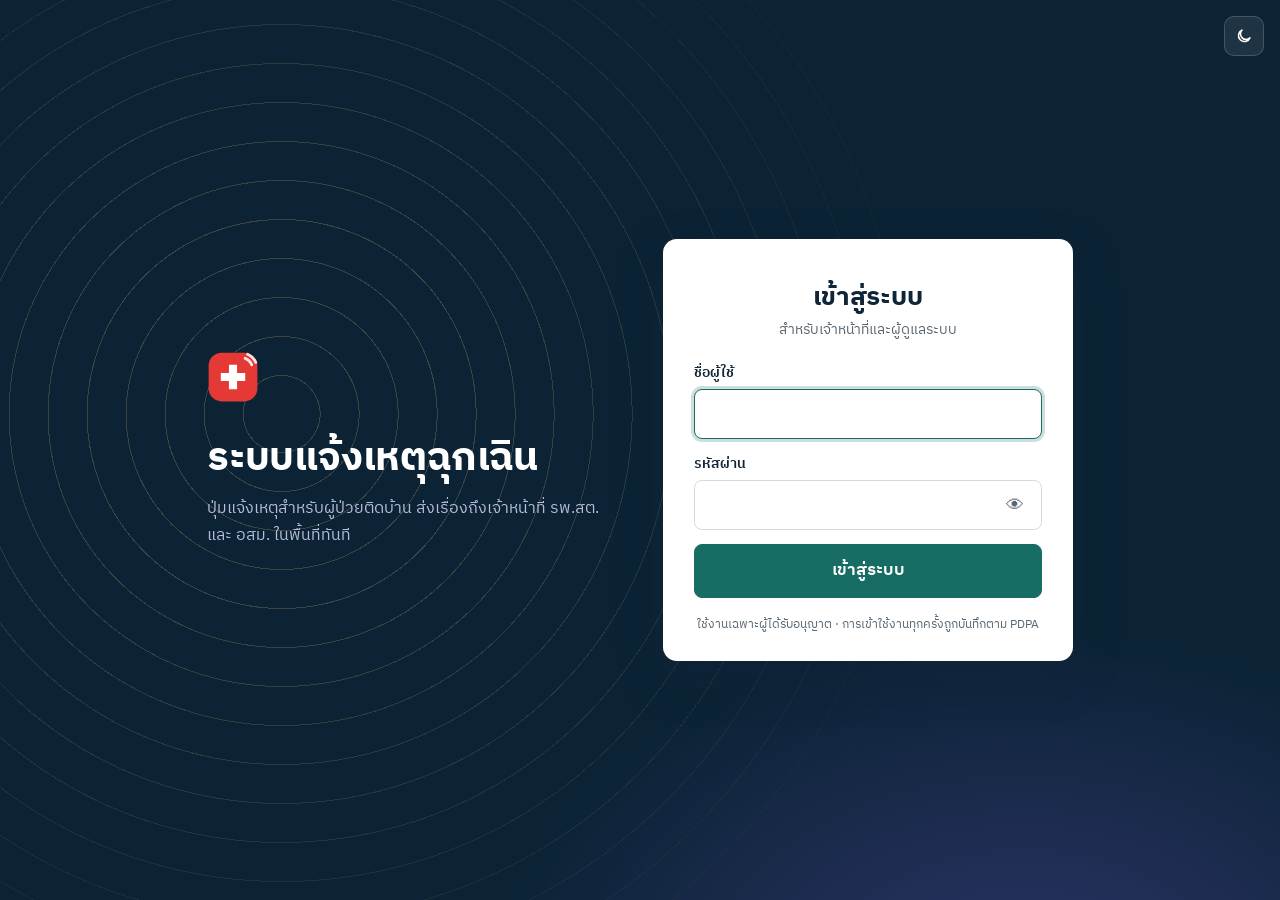
<file: dashboard/index.html>
<!doctype html>
<html lang="th">
<head>
<meta charset="utf-8"><meta name="viewport" content="width=device-width,initial-scale=1,viewport-fit=cover">
<meta name="theme-color" content="#4c5fd5">
<script>try{document.documentElement.dataset.theme=localStorage.getItem("theme")==="dark"?"dark":"light"}catch(e){document.documentElement.dataset.theme="light"}</script>
<link rel="manifest" href="manifest.json"><link rel="icon" href="icons/favicon.svg" type="image/svg+xml">
<link rel="apple-touch-icon" href="icons/apple-touch-icon.png"><meta name="apple-mobile-web-app-capable" content="yes">
<meta name="apple-mobile-web-app-title" content="SOS แจ้งเหตุ"><meta name="apple-mobile-web-app-status-bar-style" content="black-translucent">
<title>ระบบแจ้งเหตุฉุกเฉิน รพ.สต.</title>
<link rel="stylesheet" href="app.css">
</head>
<body>
<div id="app"></div><div id="toast" aria-live="polite"></div>
<script src="js/core.js"></script>
<script src="js/cases.js"></script>
<script src="js/people.js"></script>
<script src="js/network.js"></script>
<script src="js/system.js"></script>
<script src="js/install.js"></script>
<script src="js/admin.js"></script>
</body></html>
</file>
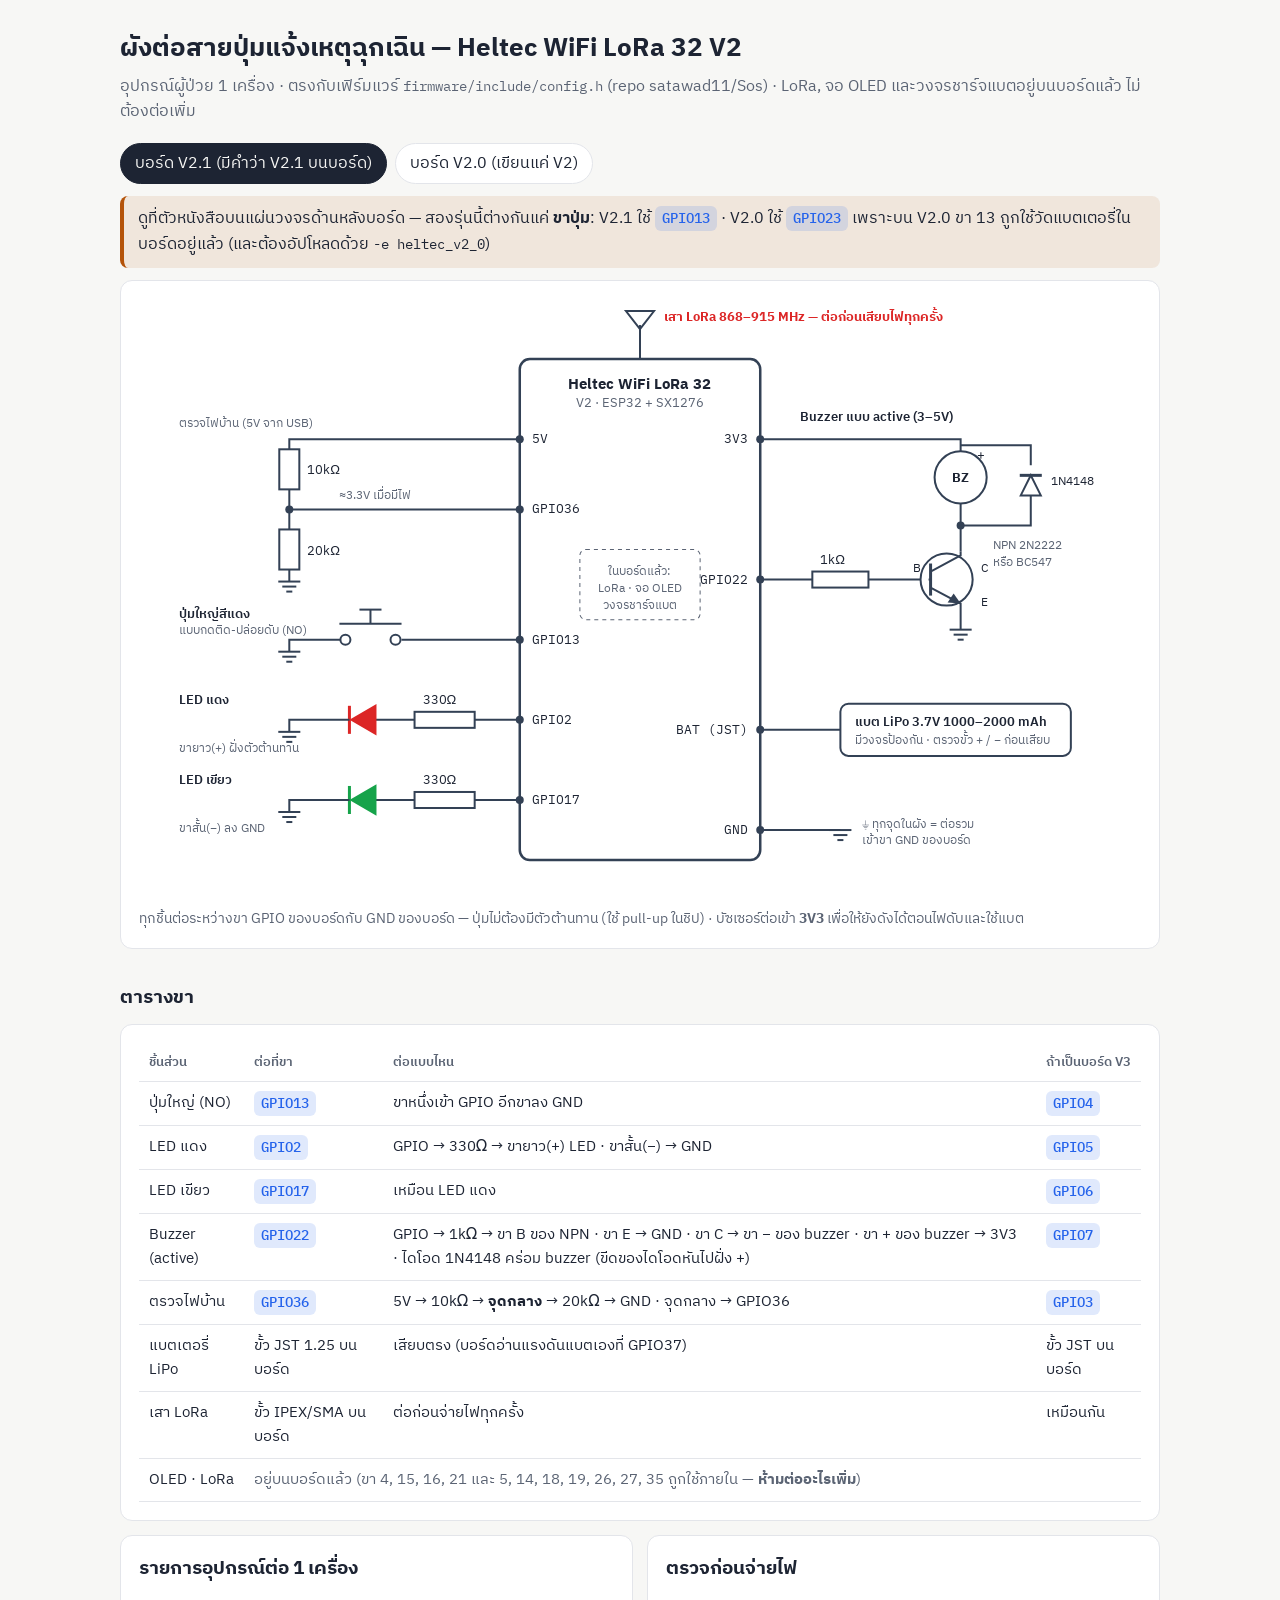
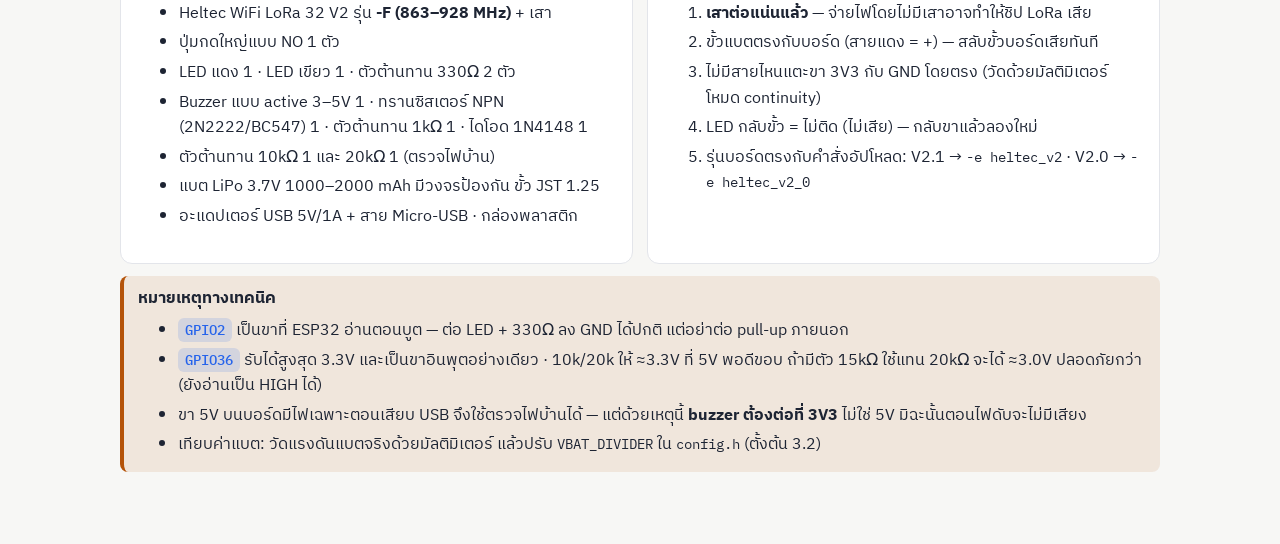
<file: docs/wiring-heltec-v2.html>
<!DOCTYPE html>
<html lang="th">
<head>
<meta charset="utf-8">
<meta name="viewport" content="width=device-width, initial-scale=1">
<title>ผังต่อสายปุ่มแจ้งเหตุ — Heltec WiFi LoRa 32 V2</title>
<link rel="preconnect" href="https://fonts.googleapis.com">
<link href="https://fonts.googleapis.com/css2?family=IBM+Plex+Sans+Thai:wght@400;600;700&family=IBM+Plex+Mono:wght@500&display=swap" rel="stylesheet">
<style>
  :root{--bg:#f7f7f5;--card:#fff;--fg:#1d2433;--mut:#5b6474;--bd:#e3e5ea;--red:#dc2626;--grn:#16a34a;--amb:#b45309;--acc:#2563eb;--wire:#334155}
  @media (prefers-color-scheme:dark){:root{--bg:#0f141c;--card:#161d28;--fg:#e6e9ef;--mut:#9aa4b5;--bd:#2a3342;--red:#f87171;--grn:#4ade80;--amb:#fbbf24;--acc:#60a5fa;--wire:#cbd5e1}}
  *{box-sizing:border-box}
  body{margin:0;background:var(--bg);color:var(--fg);font:16px/1.6 "IBM Plex Sans Thai",system-ui,sans-serif}
  main{max-width:1080px;margin:0 auto;padding:28px 20px 60px}
  h1{font-size:26px;margin:0 0 4px}
  h2{font-size:19px;margin:34px 0 10px}
  .sub{color:var(--mut);margin:0 0 18px}
  .card{background:var(--card);border:1px solid var(--bd);border-radius:12px;padding:18px}
  .tabs{display:flex;gap:8px;margin:0 0 12px;flex-wrap:wrap}
  .tabs button{font:inherit;padding:7px 14px;border-radius:99px;border:1px solid var(--bd);background:var(--card);color:var(--fg);cursor:pointer}
  .tabs button[aria-pressed=true]{background:var(--fg);color:var(--bg);border-color:var(--fg)}
  figure{margin:0}
  svg{width:100%;height:auto;display:block;color:var(--wire)}
  figcaption{color:var(--mut);font-size:14px;margin-top:8px}
  table{width:100%;border-collapse:collapse;font-size:15px}
  th,td{text-align:left;padding:9px 10px;border-bottom:1px solid var(--bd);vertical-align:top}
  th{font-weight:600;color:var(--mut);font-size:13px}
  code,.pin{font-family:"IBM Plex Mono",ui-monospace,monospace;font-size:14px}
  .pin{display:inline-block;padding:1px 7px;border-radius:6px;background:color-mix(in srgb,var(--acc) 14%,transparent);color:var(--acc);font-weight:500}
  .v20{display:none}
  body.rev20 .v21{display:none} body.rev20 .v20{display:inline}
  ol li,ul li{margin:4px 0}
  .warn{border-left:4px solid var(--amb);padding:10px 14px;background:color-mix(in srgb,var(--amb) 10%,transparent);border-radius:8px;margin:12px 0}
  .stop{border-left-color:var(--red);background:color-mix(in srgb,var(--red) 10%,transparent)}
  .muted{color:var(--mut)}
  .grid{display:grid;grid-template-columns:repeat(auto-fit,minmax(300px,1fr));gap:14px}
</style>
</head>
<body>
<main>
  <h1>ผังต่อสายปุ่มแจ้งเหตุฉุกเฉิน — Heltec WiFi LoRa 32 V2</h1>
  <p class="sub">อุปกรณ์ผู้ป่วย 1 เครื่อง · ตรงกับเฟิร์มแวร์ <code>firmware/include/config.h</code> (repo satawad11/Sos) · LoRa, จอ OLED และวงจรชาร์จแบตอยู่บนบอร์ดแล้ว ไม่ต้องต่อเพิ่ม</p>

  <div class="tabs" role="group" aria-label="รุ่นบอร์ด">
    <button id="b21" aria-pressed="true">บอร์ด V2.1 (มีคำว่า V2.1 บนบอร์ด)</button>
    <button id="b20" aria-pressed="false">บอร์ด V2.0 (เขียนแค่ V2)</button>
  </div>
  <div class="warn">ดูที่ตัวหนังสือบนแผ่นวงจรด้านหลังบอร์ด — สองรุ่นนี้ต่างกันแค่ <b>ขาปุ่ม</b>: V2.1 ใช้ <span class="pin">GPIO13</span> · V2.0 ใช้ <span class="pin">GPIO23</span> เพราะบน V2.0 ขา 13 ถูกใช้วัดแบตเตอรี่ในบอร์ดอยู่แล้ว (และต้องอัปโหลดด้วย <code>-e heltec_v2_0</code>)</div>

  <div class="card">
  <figure>
  <svg viewBox="0 0 1000 600" role="img" aria-label="ผังต่อสาย: ปุ่มเข้า GPIO ลงกราวด์, LED แดง GPIO2 และ LED เขียว GPIO17 ผ่าน 330 โอห์ม, บัซเซอร์ผ่านทรานซิสเตอร์ NPN ที่ GPIO22, ตัวแบ่งแรงดัน 10k/20k จาก 5V เข้า GPIO36, แบต LiPo เข้าขั้ว JST" font-family="IBM Plex Sans Thai, sans-serif" font-size="13">
    <defs>
      <g id="gnd" stroke="currentColor" stroke-width="2"><line x1="-11" y1="0" x2="11" y2="0"/><line x1="-7" y1="5" x2="7" y2="5"/><line x1="-3" y1="10" x2="3" y2="10"/></g>
    </defs>

    <!-- antenna -->
    <line x1="500" y1="60" x2="500" y2="26" stroke="currentColor" stroke-width="2"/>
    <polygon points="486,12 514,12 500,30" fill="none" stroke="currentColor" stroke-width="2"/>
    <text x="524" y="22" fill="var(--red)" font-weight="700">เสา LoRa 868–915 MHz — ต่อก่อนเสียบไฟทุกครั้ง</text>

    <!-- board -->
    <rect x="380" y="60" width="240" height="500" rx="10" fill="var(--card)" stroke="currentColor" stroke-width="2.5"/>
    <text x="500" y="90" text-anchor="middle" font-weight="700" font-size="15" fill="var(--fg)">Heltec WiFi LoRa 32</text>
    <text x="500" y="108" text-anchor="middle" fill="var(--mut)">V2 · ESP32 + SX1276</text>
    <rect x="440" y="250" width="120" height="70" rx="6" fill="none" stroke="var(--mut)" stroke-dasharray="4 4"/>
    <text x="500" y="275" text-anchor="middle" fill="var(--mut)" font-size="12">ในบอร์ดแล้ว:</text>
    <text x="500" y="292" text-anchor="middle" fill="var(--mut)" font-size="12">LoRa · จอ OLED</text>
    <text x="500" y="309" text-anchor="middle" fill="var(--mut)" font-size="12">วงจรชาร์จแบต</text>

    <!-- left pins -->
    <g fill="var(--fg)" font-family="IBM Plex Mono, monospace" font-size="13">
      <text x="392" y="144">5V</text>
      <text x="392" y="214">GPIO36</text>
      <text x="392" y="344" class="v21">GPIO13</text><text x="392" y="344" class="v20">GPIO23</text>
      <text x="392" y="424">GPIO2</text>
      <text x="392" y="504">GPIO17</text>
    </g>
    <g fill="currentColor"><circle cx="380" cy="140" r="4"/><circle cx="380" cy="210" r="4"/><circle cx="380" cy="340" r="4"/><circle cx="380" cy="420" r="4"/><circle cx="380" cy="500" r="4"/></g>

    <!-- right pins -->
    <g fill="var(--fg)" font-family="IBM Plex Mono, monospace" font-size="13" text-anchor="end">
      <text x="608" y="144">3V3</text>
      <text x="608" y="284">GPIO22</text>
      <text x="608" y="434">BAT (JST)</text>
      <text x="608" y="534">GND</text>
    </g>
    <g fill="currentColor"><circle cx="620" cy="140" r="4"/><circle cx="620" cy="280" r="4"/><circle cx="620" cy="430" r="4"/><circle cx="620" cy="530" r="4"/></g>

    <!-- ===== mains sense divider: 5V - 10k - node - 20k - GND, node -> GPIO36 ===== -->
    <g stroke="currentColor" stroke-width="2" fill="none">
      <polyline points="380,140 150,140 150,150"/>
      <rect x="140" y="150" width="20" height="40" fill="var(--card)"/>
      <line x1="150" y1="190" x2="150" y2="230"/>
      <line x1="150" y1="210" x2="380" y2="210"/>
      <rect x="140" y="230" width="20" height="40" fill="var(--card)"/>
      <line x1="150" y1="270" x2="150" y2="282"/>
    </g>
    <circle cx="150" cy="210" r="4" fill="currentColor"/>
    <use href="#gnd" x="150" y="282"/>
    <text x="168" y="175" fill="var(--fg)">10kΩ</text>
    <text x="168" y="255" fill="var(--fg)">20kΩ</text>
    <text x="40" y="128" fill="var(--mut)" font-size="12">ตรวจไฟบ้าน (5V จาก USB)</text>
    <text x="200" y="200" fill="var(--mut)" font-size="12">≈3.3V เมื่อมีไฟ</text>

    <!-- ===== button ===== -->
    <g stroke="currentColor" stroke-width="2" fill="none">
      <line x1="380" y1="340" x2="262" y2="340"/>
      <circle cx="256" cy="340" r="5" fill="var(--card)"/>
      <circle cx="206" cy="340" r="5" fill="var(--card)"/>
      <line x1="200" y1="324" x2="262" y2="324"/>
      <line x1="231" y1="324" x2="231" y2="310"/>
      <line x1="220" y1="310" x2="242" y2="310"/>
      <polyline points="201,340 150,340 150,352"/>
    </g>
    <use href="#gnd" x="150" y="352"/>
    <text x="40" y="318" fill="var(--fg)" font-weight="600">ปุ่มใหญ่สีแดง</text>
    <text x="40" y="334" fill="var(--mut)" font-size="12">แบบกดติด-ปล่อยดับ (NO)</text>

    <!-- ===== red LED: GPIO2 - 330R - LED - GND ===== -->
    <g stroke="currentColor" stroke-width="2" fill="none">
      <line x1="380" y1="420" x2="335" y2="420"/>
      <rect x="275" y="412" width="60" height="16" fill="var(--card)"/>
      <line x1="275" y1="420" x2="236" y2="420"/>
      <polygon points="236,406 236,434 212,420" fill="var(--red)" stroke="var(--red)"/>
      <line x1="210" y1="406" x2="210" y2="434" stroke="var(--red)" stroke-width="3"/>
      <polyline points="210,420 150,420 150,432"/>
    </g>
    <use href="#gnd" x="150" y="432"/>
    <text x="283" y="404" fill="var(--fg)">330Ω</text>
    <text x="40" y="404" fill="var(--fg)" font-weight="600">LED แดง</text>
    <text x="40" y="452" fill="var(--mut)" font-size="12">ขายาว(+) ฝั่งตัวต้านทาน</text>

    <!-- ===== green LED: GPIO17 ===== -->
    <g stroke="currentColor" stroke-width="2" fill="none">
      <line x1="380" y1="500" x2="335" y2="500"/>
      <rect x="275" y="492" width="60" height="16" fill="var(--card)"/>
      <line x1="275" y1="500" x2="236" y2="500"/>
      <polygon points="236,486 236,514 212,500" fill="var(--grn)" stroke="var(--grn)"/>
      <line x1="210" y1="486" x2="210" y2="514" stroke="var(--grn)" stroke-width="3"/>
      <polyline points="210,500 150,500 150,512"/>
    </g>
    <use href="#gnd" x="150" y="512"/>
    <text x="283" y="484" fill="var(--fg)">330Ω</text>
    <text x="40" y="484" fill="var(--fg)" font-weight="600">LED เขียว</text>
    <text x="40" y="532" fill="var(--mut)" font-size="12">ขาสั้น(−) ลง GND</text>

    <!-- ===== buzzer driver: 3V3 -> buzzer -> NPN C, E -> GND, GPIO22 -> 1k -> B ===== -->
    <g stroke="currentColor" stroke-width="2" fill="none">
      <polyline points="620,140 820,140 820,152"/>
      <circle cx="820" cy="178" r="26" fill="var(--card)"/>
      <line x1="820" y1="204" x2="820" y2="252"/>
      <!-- flyback diode across buzzer, cathode to + -->
      <polyline points="820,146 890,146 890,166"/>
      <polygon points="880,196 900,196 890,176" fill="var(--card)"/>
      <line x1="879" y1="176" x2="901" y2="176" stroke-width="3"/>
      <polyline points="890,196 890,226 820,226"/>
      <!-- 1k base resistor -->
      <line x1="620" y1="280" x2="672" y2="280"/>
      <rect x="672" y="272" width="56" height="16" fill="var(--card)"/>
      <line x1="728" y1="280" x2="788" y2="280"/>
      <!-- NPN -->
      <circle cx="806" cy="280" r="26" fill="var(--card)"/>
      <line x1="790" y1="264" x2="790" y2="296" stroke-width="3"/>
      <line x1="788" y1="280" x2="790" y2="280"/>
      <polyline points="790,272 820,256 820,252"/>
      <polyline points="790,288 820,304 820,330"/>
    </g>
    <circle cx="820" cy="226" r="4" fill="currentColor"/>
    <polygon points="820,304 807,303 813,294" fill="currentColor"/>
    <use href="#gnd" x="820" y="330"/>
    <text x="820" y="183" text-anchor="middle" font-weight="700" fill="var(--fg)">BZ</text>
    <text x="836" y="160" fill="var(--fg)">+</text>
    <text x="910" y="186" fill="var(--fg)" font-size="12">1N4148</text>
    <text x="680" y="264" fill="var(--fg)">1kΩ</text>
    <text x="840" y="272" fill="var(--fg)" font-size="12">C</text>
    <text x="772" y="272" fill="var(--fg)" font-size="12">B</text>
    <text x="840" y="306" fill="var(--fg)" font-size="12">E</text>
    <text x="660" y="122" fill="var(--fg)" font-weight="600">Buzzer แบบ active (3–5V)</text>
    <text x="852" y="250" fill="var(--mut)" font-size="12">NPN 2N2222</text>
    <text x="852" y="266" fill="var(--mut)" font-size="12">หรือ BC547</text>

    <!-- ===== battery ===== -->
    <g stroke="currentColor" stroke-width="2" fill="none">
      <line x1="620" y1="430" x2="700" y2="430"/>
      <rect x="700" y="404" width="230" height="52" rx="8" fill="var(--card)"/>
    </g>
    <text x="715" y="426" fill="var(--fg)" font-weight="600">แบต LiPo 3.7V 1000–2000 mAh</text>
    <text x="715" y="444" fill="var(--mut)" font-size="12">มีวงจรป้องกัน · ตรวจขั้ว + / − ก่อนเสียบ</text>

    <!-- ===== GND bus note ===== -->
    <line x1="620" y1="530" x2="700" y2="530" stroke="currentColor" stroke-width="2"/>
    <use href="#gnd" x="700" y="530"/>
    <text x="722" y="528" fill="var(--mut)" font-size="12">⏚ ทุกจุดในผัง = ต่อรวม</text><text x="722" y="544" fill="var(--mut)" font-size="12">เข้าขา GND ของบอร์ด</text>
  </svg>
  <figcaption>ทุกชิ้นต่อระหว่างขา GPIO ของบอร์ดกับ GND ของบอร์ด — ปุ่มไม่ต้องมีตัวต้านทาน (ใช้ pull-up ในชิป) · บัซเซอร์ต่อเข้า <b>3V3</b> เพื่อให้ยังดังได้ตอนไฟดับและใช้แบต</figcaption>
  </figure>
  </div>

  <h2>ตารางขา</h2>
  <div class="card">
  <table>
    <tr><th>ชิ้นส่วน</th><th>ต่อที่ขา</th><th>ต่อแบบไหน</th><th class="muted">ถ้าเป็นบอร์ด V3</th></tr>
    <tr><td>ปุ่มใหญ่ (NO)</td><td><span class="pin v21">GPIO13</span><span class="pin v20">GPIO23</span></td><td>ขาหนึ่งเข้า GPIO อีกขาลง GND</td><td><span class="pin">GPIO4</span></td></tr>
    <tr><td>LED แดง</td><td><span class="pin">GPIO2</span></td><td>GPIO → 330Ω → ขายาว(+) LED · ขาสั้น(−) → GND</td><td><span class="pin">GPIO5</span></td></tr>
    <tr><td>LED เขียว</td><td><span class="pin">GPIO17</span></td><td>เหมือน LED แดง</td><td><span class="pin">GPIO6</span></td></tr>
    <tr><td>Buzzer (active)</td><td><span class="pin">GPIO22</span></td><td>GPIO → 1kΩ → ขา B ของ NPN · ขา E → GND · ขา C → ขา − ของ buzzer · ขา + ของ buzzer → 3V3 · ไดโอด 1N4148 คร่อม buzzer (ขีดของไดโอดหันไปฝั่ง +)</td><td><span class="pin">GPIO7</span></td></tr>
    <tr><td>ตรวจไฟบ้าน</td><td><span class="pin">GPIO36</span></td><td>5V → 10kΩ → <b>จุดกลาง</b> → 20kΩ → GND · จุดกลาง → GPIO36</td><td><span class="pin">GPIO3</span></td></tr>
    <tr><td>แบตเตอรี่ LiPo</td><td>ขั้ว JST 1.25 บนบอร์ด</td><td>เสียบตรง (บอร์ดอ่านแรงดันแบตเองที่ <span class="v21">GPIO37</span><span class="v20">GPIO13</span>)</td><td>ขั้ว JST บนบอร์ด</td></tr>
    <tr><td>เสา LoRa</td><td>ขั้ว IPEX/SMA บนบอร์ด</td><td>ต่อก่อนจ่ายไฟทุกครั้ง</td><td>เหมือนกัน</td></tr>
    <tr><td>OLED · LoRa</td><td colspan="3" class="muted">อยู่บนบอร์ดแล้ว (ขา 4, 15, 16, 21 และ 5, 14, 18, 19, 26, 27, 35 ถูกใช้ภายใน — <b>ห้ามต่ออะไรเพิ่ม</b>)</td></tr>
  </table>
  </div>

  <div class="grid" style="margin-top:14px">
    <div class="card">
      <h2 style="margin-top:0">รายการอุปกรณ์ต่อ 1 เครื่อง</h2>
      <ul>
        <li>Heltec WiFi LoRa 32 V2 รุ่น <b>-F (863–928 MHz)</b> + เสา</li>
        <li>ปุ่มกดใหญ่แบบ NO 1 ตัว</li>
        <li>LED แดง 1 · LED เขียว 1 · ตัวต้านทาน 330Ω 2 ตัว</li>
        <li>Buzzer แบบ active 3–5V 1 · ทรานซิสเตอร์ NPN (2N2222/BC547) 1 · ตัวต้านทาน 1kΩ 1 · ไดโอด 1N4148 1</li>
        <li>ตัวต้านทาน 10kΩ 1 และ 20kΩ 1 (ตรวจไฟบ้าน)</li>
        <li>แบต LiPo 3.7V 1000–2000 mAh มีวงจรป้องกัน ขั้ว JST 1.25</li>
        <li>อะแดปเตอร์ USB 5V/1A + สาย Micro-USB · กล่องพลาสติก</li>
      </ul>
    </div>
    <div class="card">
      <h2 style="margin-top:0">ตรวจก่อนจ่ายไฟ</h2>
      <ol>
        <li><b>เสาต่อแน่นแล้ว</b> — จ่ายไฟโดยไม่มีเสาอาจทำให้ชิป LoRa เสีย</li>
        <li>ขั้วแบตตรงกับบอร์ด (สายแดง = +) — สลับขั้วบอร์ดเสียทันที</li>
        <li>ไม่มีสายไหนแตะขา 3V3 กับ GND โดยตรง (วัดด้วยมัลติมิเตอร์โหมด continuity)</li>
        <li>LED กลับขั้ว = ไม่ติด (ไม่เสีย) — กลับขาแล้วลองใหม่</li>
        <li>รุ่นบอร์ดตรงกับคำสั่งอัปโหลด: V2.1 → <code>-e heltec_v2</code> · V2.0 → <code>-e heltec_v2_0</code></li>
      </ol>
    </div>
  </div>

  <div class="warn">
    <b>หมายเหตุทางเทคนิค</b>
    <ul style="margin:6px 0 0">
      <li><span class="pin">GPIO2</span> เป็นขาที่ ESP32 อ่านตอนบูต — ต่อ LED + 330Ω ลง GND ได้ปกติ แต่อย่าต่อ pull-up ภายนอก</li>
      <li><span class="pin">GPIO36</span> รับได้สูงสุด 3.3V และเป็นขาอินพุตอย่างเดียว · 10k/20k ให้ ≈3.3V ที่ 5V พอดีขอบ ถ้ามีตัว 15kΩ ใช้แทน 20kΩ จะได้ ≈3.0V ปลอดภัยกว่า (ยังอ่านเป็น HIGH ได้)</li>
      <li>ขา 5V บนบอร์ดมีไฟเฉพาะตอนเสียบ USB จึงใช้ตรวจไฟบ้านได้ — แต่ด้วยเหตุนี้ <b>buzzer ต้องต่อที่ 3V3</b> ไม่ใช่ 5V มิฉะนั้นตอนไฟดับจะไม่มีเสียง</li>
      <li>เทียบค่าแบต: วัดแรงดันแบตจริงด้วยมัลติมิเตอร์ แล้วปรับ <code>VBAT_DIVIDER</code> ใน <code>config.h</code> (ตั้งต้น 3.2)</li>
    </ul>
  </div>
</main>
<script>
  const b21=document.getElementById("b21"),b20=document.getElementById("b20");
  function set(rev){document.body.classList.toggle("rev20",rev==="20");b21.setAttribute("aria-pressed",rev!=="20");b20.setAttribute("aria-pressed",rev==="20");
    try{localStorage.setItem("sos_rev",rev)}catch(e){}}
  b21.onclick=()=>set("21");b20.onclick=()=>set("20");
  try{if(localStorage.getItem("sos_rev")==="20")set("20")}catch(e){}
</script>
</body>
</html>
</file>
<file: dashboard/app.css>
:root{--bg:#f4f6f8;--card:#fff;--ink:#1c2733;--mut:#6b7885;--red:#c62828;--grn:#2e7d32;--amb:#ef6c00;--bd:#dde3e8;--pri:#1565c0}
:root:where([data-theme=dark]){--bg:#10161c;--card:#1a232c;--ink:#e6edf3;--mut:#93a1ad;--bd:#2c3a46}
*{box-sizing:border-box}body{margin:0;font:16px/1.5 system-ui,"Noto Sans Thai",sans-serif;background:var(--bg);color:var(--ink)}
nav button,.btn{border:0;border-radius:8px;padding:8px 14px;font:inherit;cursor:pointer;background:var(--card);color:var(--ink);border:1px solid var(--bd)}
.btn.p{background:var(--pri);color:#fff;border-color:var(--pri)}.btn.g{background:var(--grn);color:#fff;border-color:var(--grn)}.btn.r{background:var(--red);color:#fff;border-color:var(--red)}
main{padding:16px;min-width:0}.card{background:var(--card);border:1px solid var(--bd);border-radius:12px;padding:14px;margin-bottom:12px}
table{width:100%;border-collapse:collapse}th,td{text-align:left;padding:8px;border-bottom:1px solid var(--bd);font-size:14px;vertical-align:top}th{color:var(--mut);font-weight:600}
.tag{display:inline-block;padding:2px 8px;border-radius:99px;font-size:12px;border:1px solid var(--bd)}
.new{background:var(--red);color:#fff;border-color:var(--red)}.accepted{background:var(--amb);color:#fff;border-color:var(--amb)}.closed{background:var(--grn);color:#fff;border-color:var(--grn)}
.alarm{border:3px solid var(--red);animation:b 1s infinite}@keyframes b{50%{background:#c6282833}}
input,select,textarea{font:inherit;padding:7px;border:1px solid var(--bd);border-radius:8px;background:var(--bg);color:var(--ink);max-width:100%}
.row{display:flex;gap:8px;flex-wrap:wrap;align-items:center;margin:6px 0}.mut{color:var(--mut)}
#toast{position:fixed;z-index:60;max-width:92vw;bottom:calc(16px + env(safe-area-inset-bottom));left:50%;transform:translateX(-50%);background:#222;color:#fff;padding:10px 18px;border-radius:10px;display:none}
.warn{background:#fff3cd;color:#664d03;padding:8px 12px;border-radius:8px}
@media print{body.rpt *{visibility:hidden}body.rpt #rpt,body.rpt #rpt *{visibility:visible}body.rpt #rpt{position:absolute;left:0;top:0;width:100%;color:#000}body *{visibility:hidden}#plabel,#plabel *{visibility:visible}#plabel{position:absolute;left:0;top:0;border:1px solid #000;padding:6px;width:60mm;color:#000;background:#fff}}
.btn:disabled{opacity:.45;cursor:not-allowed}
/* ---------- app shell: sidebar on desktop, drawer on tablet/phone ---------- */
.shell{display:grid;grid-template-columns:248px minmax(0,1fr);grid-template-rows:auto 1fr;grid-template-areas:"top top" "side main";min-height:100vh;min-height:100dvh}
.top{grid-area:top;position:sticky;top:0;z-index:30;display:flex;align-items:center;gap:10px;padding:10px 16px;padding-top:calc(10px + env(safe-area-inset-top));background:linear-gradient(90deg,#0d47a1,var(--pri));color:#fff;box-shadow:0 2px 8px #0002}
.brand{display:flex;align-items:center;gap:10px;font-weight:700;font-size:18px;flex:1;min-width:0}.brand span{white-space:nowrap;overflow:hidden;text-overflow:ellipsis}
.ham{display:none;background:#ffffff26;border:0;color:#fff;font-size:22px;width:42px;height:42px;border-radius:10px;cursor:pointer}
.top .btn{background:#ffffff26;color:#fff;border-color:transparent}.top .btn.on{background:#fff;color:var(--pri)}
#side{grid-area:side;position:sticky;top:62px;align-self:start;height:calc(100vh - 62px);height:calc(100dvh - 62px);overflow-y:auto;display:flex;flex-direction:column;gap:4px;padding:12px 10px;background:var(--card);border-right:1px solid var(--bd)}
#side nav{display:flex;flex-direction:column;gap:2px}
#side nav button{display:flex;align-items:center;gap:10px;width:100%;text-align:left;padding:10px 12px;border-radius:10px;border:0;background:transparent;color:var(--ink);font:inherit;cursor:pointer}
#side nav button:hover{background:var(--bg)}#side nav button.on{background:var(--pri);color:#fff;font-weight:600}
#side .ic{width:24px;text-align:center;font-size:18px}
.me{margin-top:auto;padding:12px 8px 4px;border-top:1px solid var(--bd)}.me b{display:block;overflow:hidden;text-overflow:ellipsis}.me .row{flex-wrap:nowrap}.me .row .btn{flex:1;white-space:nowrap;padding:8px 10px}
.scrim{display:none}
main>.card:first-child{margin-top:0}main{max-width:none;width:100%}
.tw{overflow-x:auto;-webkit-overflow-scrolling:touch;max-width:100%}.tw>table{min-width:560px}
.btn,nav button{min-height:40px}
@media(max-width:1023px){
  .shell{grid-template-columns:minmax(0,1fr);grid-template-areas:"top" "main"}
  .ham{display:inline-flex;align-items:center;justify-content:center}
  #side{position:fixed;top:0;left:0;bottom:0;z-index:50;width:min(300px,86vw);height:100%;transform:translateX(-105%);visibility:hidden;transition:transform .22s ease,visibility .22s;padding-top:calc(16px + env(safe-area-inset-top))}
  .shell.nav-open #side{transform:none;visibility:visible;box-shadow:4px 0 24px #0004}
  .shell.nav-open .scrim{display:block;position:fixed;inset:0;z-index:40;background:#0006}
}
@media(max-width:640px){
  main{padding:10px}.card{padding:12px;border-radius:10px}.brand{font-size:16px}.top .btn .lbl{display:none}
  .row>input,.row>select,.row>textarea{flex:1 1 100%}h2{font-size:20px}h3{font-size:17px}
}

/* ================= premium design layer (overrides the base styles above) ================= */
@font-face{font-family:"Plex Thai";font-weight:400;font-display:swap;src:url(fonts/plex-thai-thai-400.woff2) format("woff2");unicode-range:U+0E01-0E5B,U+200C-200D,U+25CC}
@font-face{font-family:"Plex Thai";font-weight:400;font-display:swap;src:url(fonts/plex-thai-latin-400.woff2) format("woff2");unicode-range:U+0000-00FF,U+2000-206F,U+20AC,U+2122}
@font-face{font-family:"Plex Thai";font-weight:600;font-display:swap;src:url(fonts/plex-thai-thai-600.woff2) format("woff2");unicode-range:U+0E01-0E5B,U+200C-200D,U+25CC}
@font-face{font-family:"Plex Thai";font-weight:600;font-display:swap;src:url(fonts/plex-thai-latin-600.woff2) format("woff2");unicode-range:U+0000-00FF,U+2000-206F,U+20AC,U+2122}
@font-face{font-family:"Plex Thai";font-weight:700;font-display:swap;src:url(fonts/plex-thai-thai-700.woff2) format("woff2");unicode-range:U+0E01-0E5B,U+200C-200D,U+25CC}
@font-face{font-family:"Plex Thai";font-weight:700;font-display:swap;src:url(fonts/plex-thai-latin-700.woff2) format("woff2");unicode-range:U+0000-00FF,U+2000-206F,U+20AC,U+2122}
:root{--bg:#f3f5f9;--card:#fff;--ink:#0f1b2d;--mut:#64748b;--bd:#e4e9f0;--pri:#1d4ed8;--pri3:#4338ca;--red:#dc2626;--grn:#16a34a;--amb:#d97706;
  --soft:#f1f5f9;--sh:0 1px 2px #0f172a0a,0 6px 20px #0f172a0d;--sh2:0 10px 30px #0f172a1f;--r:16px}
:root:where([data-theme=dark]){--bg:#0b1220;--card:#111a2b;--ink:#e6ecf5;--mut:#94a3b8;--bd:#1f2b40;--soft:#16213a;--sh:0 1px 2px #0006,0 6px 20px #0005;--sh2:0 10px 30px #0008}
body{font-family:"Plex Thai",system-ui,"Noto Sans Thai","Leelawadee UI",sans-serif;-webkit-font-smoothing:antialiased;letter-spacing:.1px}
a{color:var(--pri);text-underline-offset:3px}:where(html[data-theme=dark]) a{color:#93b4ff}
code{font-family:ui-monospace,SFMono-Regular,Consolas,monospace;font-size:.88em;background:var(--soft);padding:1px 6px;border-radius:6px}
.card{border:1px solid var(--bd);border-radius:var(--r);box-shadow:var(--sh);padding:18px 20px;margin-bottom:16px}
.card h3{margin:0 0 12px;font-size:17px;font-weight:700}.card h2{margin:0 0 10px}
.btn{border-radius:10px;font-weight:600;transition:transform .12s,box-shadow .12s,background .12s,border-color .12s}
.btn:hover:not(:disabled){border-color:#c7d2e0;box-shadow:0 2px 8px #0f172a14}.btn:active:not(:disabled){transform:translateY(1px)}
.btn.p{background:linear-gradient(135deg,var(--pri),var(--pri3));border:0;box-shadow:0 4px 14px #1d4ed840}.btn.p:hover:not(:disabled){box-shadow:0 6px 18px #1d4ed855}
.btn.g{background:linear-gradient(135deg,#16a34a,#15803d);border:0;box-shadow:0 4px 14px #16a34a40}.btn.r{background:linear-gradient(135deg,#ef4444,#b91c1c);border:0;box-shadow:0 4px 14px #dc262640}
input,select,textarea{border-radius:10px;padding:9px 12px;border:1.5px solid var(--bd);transition:border-color .15s,box-shadow .15s}
input:focus,select:focus,textarea:focus{outline:0;border-color:var(--pri);box-shadow:0 0 0 4px #1d4ed826}
th{font-size:12.5px;letter-spacing:.3px;color:var(--mut);background:var(--soft);position:sticky;top:0}th:first-child{border-top-left-radius:10px}th:last-child{border-top-right-radius:10px}
td{border-bottom:1px solid var(--bd)}tr:hover td{background:color-mix(in srgb,var(--soft) 60%,transparent)}
.tag{border:0;font-weight:600;padding:3px 10px;background:var(--soft);color:var(--mut)}
.tag.new{background:var(--red);color:#fff;box-shadow:0 0 0 0 #dc262688;animation:ping 1.6s infinite}.tag.accepted{background:#fef3c7;color:#92400e}.tag.closed{background:#dcfce7;color:#166534}
:where(html[data-theme=dark]) .tag.accepted{background:#78350f;color:#fde68a}:where(html[data-theme=dark]) .tag.closed{background:#14532d;color:#bbf7d0}
@keyframes ping{70%{box-shadow:0 0 0 8px #dc262600}100%{box-shadow:0 0 0 0 #dc262600}}
.warn{border-radius:12px;padding:12px 14px;border:1px solid #fde68a;background:#fffbeb;color:#92400e;margin-bottom:14px}
:where(html[data-theme=dark]) .warn{background:#2a1f05;border-color:#5c4410;color:#fcd34d}
#toast{background:#0f172aee;backdrop-filter:blur(8px);border-radius:14px;box-shadow:var(--sh2);padding:12px 20px;font-weight:500}
.top{background:linear-gradient(100deg,#0b1f4d 0%,#1e3a8a 45%,#1d4ed8 100%);box-shadow:0 6px 24px #0b1f4d40}
#side{background:var(--card)}#side nav button{font-weight:500;color:var(--ink)}#side nav button .ic{filter:saturate(.9)}
#side nav button.on{background:linear-gradient(135deg,var(--pri),var(--pri3));box-shadow:0 6px 16px #1d4ed840}
.alarm{animation:none;border:2px solid var(--red);box-shadow:0 0 0 4px #dc26261f,var(--sh)}
/* page header */
.ph{display:flex;align-items:center;justify-content:space-between;gap:12px;flex-wrap:wrap;margin:2px 0 16px}
.ph h1{margin:0;font-size:24px;font-weight:700;display:flex;align-items:center;gap:10px}
.phr{display:flex;gap:8px;flex-wrap:wrap}
.hchip{display:inline-flex;align-items:center;gap:6px;padding:6px 12px;border-radius:99px;background:var(--card);border:1px solid var(--bd);box-shadow:var(--sh);font-size:13px;color:var(--mut);font-weight:500}
.sdot{width:8px;height:8px;border-radius:50%;background:var(--mut);display:inline-block}.sdot.on{background:var(--grn);box-shadow:0 0 0 3px #16a34a33}.sdot.off{background:var(--red);box-shadow:0 0 0 3px #dc262633}
/* KPI tiles */
.kpis{display:grid;grid-template-columns:repeat(auto-fit,minmax(190px,1fr));gap:14px;margin-bottom:16px}
.kpi{position:relative;overflow:hidden;display:flex;gap:14px;align-items:center;background:var(--card);border:1px solid var(--bd);border-radius:var(--r);box-shadow:var(--sh);padding:16px 18px}
.kpi::after{content:"";position:absolute;inset:auto -30px -40px auto;width:110px;height:110px;border-radius:50%;background:var(--kc,#1d4ed8);opacity:.07}
.ki{flex:none;width:46px;height:46px;border-radius:14px;display:grid;place-items:center;font-size:22px;background:color-mix(in srgb,var(--kc,#1d4ed8) 14%,transparent)}
.kv small{font-size:14px;font-weight:600;color:var(--mut);margin-left:3px}.kl{font-size:13px;color:var(--mut);font-weight:500}.kv{font-size:28px;font-weight:700;line-height:1.15}.ks{font-size:12px;color:var(--mut)}
.kpi.red{--kc:#dc2626}.kpi.red .kv{color:var(--red)}.kpi.amb{--kc:#d97706}.kpi.grn{--kc:#16a34a}.kpi.ind{--kc:#4338ca}
/* open-case alert cards */
.acs{display:grid;grid-template-columns:repeat(auto-fill,minmax(280px,1fr));gap:14px}
.ac{position:relative;background:var(--card);color:var(--ink);border:1px solid var(--bd);border-left:6px solid var(--amb);border-radius:14px;padding:14px 16px;box-shadow:var(--sh)}
.ac.new{border-left-color:var(--red);box-shadow:0 0 0 3px #dc26261a,var(--sh)}
.ach{display:flex;align-items:center;justify-content:space-between;gap:8px;font-size:13px;color:var(--mut)}
.acn{font-size:18px;font-weight:700;margin:8px 0 2px}.ac .row{margin-top:10px}.ac .row .btn{flex:1;text-align:center;text-decoration:none}
.empty{text-align:center;padding:26px 10px}.empty .big{width:72px;height:72px;margin:0 auto 10px;border-radius:50%;display:grid;place-items:center;font-size:34px;background:#dcfce7}
.empty h4{margin:4px 0;font-size:18px}
:where(html[data-theme=dark]) .empty .big{background:#14532d}
@media(max-width:640px){.ph h1{font-size:20px}.kv{font-size:24px}.kpis{grid-template-columns:repeat(2,minmax(0,1fr));gap:10px}.kpi{padding:12px;gap:10px}.ki{width:38px;height:38px;font-size:18px}}
/* ---------- sign-in / password screens ---------- */
.orgf{display:grid;grid-template-columns:repeat(auto-fit,minmax(240px,1fr));gap:4px 14px}.orgf .fld input{font-size:15px;padding:9px 12px}
.logo{display:flex;flex-direction:column;gap:6px;align-items:flex-start;margin-right:18px}.lbox{width:96px;height:96px;border:1.5px dashed var(--bd);border-radius:12px;display:grid;place-items:center;background:var(--soft);overflow:hidden}.lbox img{max-width:100%;max-height:100%}

#mapc.picking{cursor:crosshair}.btn.sm{padding:6px 10px;min-height:0;font-size:13px}
.pin{width:26px;height:26px;border-radius:50% 50% 50% 0;transform:rotate(-45deg);border:3px solid #fff;box-shadow:0 2px 6px #0006;display:grid;place-items:center;color:#fff;font-weight:700;font-size:13px}
.pin span{transform:rotate(45deg)}.pin.sm{width:14px;height:14px;border-width:2px;display:inline-block;vertical-align:-2px;box-shadow:0 1px 2px #0005}
.pin.red{background:#dc2626}.pin.amb{background:#d97706}.pin.grn{background:#16a34a}.pin.gry{background:#94a3b8}.pin.blu{background:#3b82f6}.pin.pulse{animation:ping 1.4s infinite}
.leaflet-popup-content{margin:12px 14px;font:14px/1.5 "Plex Thai",system-ui,sans-serif}.leaflet-container{font-family:"Plex Thai",system-ui,sans-serif}

.bar{height:6px;border-radius:99px;background:var(--soft);overflow:hidden;margin-top:6px;min-width:120px}.bar span{display:block;height:100%;border-radius:99px;background:linear-gradient(90deg,var(--grn),#22c55e)}

.auth-card.wide{max-width:480px}.shield{width:64px;height:64px;border-radius:18px;display:grid;place-items:center;font-size:32px;background:linear-gradient(135deg,#1d4ed8,#4338ca);box-shadow:0 8px 20px #1d4ed844}.shield.ok{background:linear-gradient(135deg,#16a34a,#15803d)}
.fld input.otp{text-align:center;font-size:28px;letter-spacing:12px;font-weight:700;font-variant-numeric:tabular-nums}
.steps{padding-left:20px;margin:0 0 14px}.steps li{margin:0 0 10px}.qr{background:#fff;border-radius:12px;padding:8px;width:180px;margin:10px auto 6px;box-shadow:var(--sh)}.qr svg{width:100%;height:auto;display:block}
.totpsec{display:block;text-align:center;font-size:15px;letter-spacing:1px;padding:8px;margin-top:6px;word-break:break-all}
.codes{display:grid;grid-template-columns:repeat(2,1fr);gap:8px;margin:0 0 14px}.codes code{text-align:center;font-size:16px;padding:8px;letter-spacing:1px}
.sw{display:flex;align-items:center;gap:12px;cursor:pointer;margin:4px 0 8px}.sw input{position:absolute;opacity:0;width:0;height:0}
.sw .sl{flex:none;width:48px;height:28px;border-radius:99px;background:var(--bd);position:relative;transition:background .2s}.sw .sl::after{content:"";position:absolute;top:3px;left:3px;width:22px;height:22px;border-radius:50%;background:#fff;box-shadow:0 1px 3px #0004;transition:transform .2s}
.sw input:checked+.sl{background:var(--grn)}.sw input:checked+.sl::after{transform:translateX(20px)}.sw input:focus-visible+.sl{box-shadow:0 0 0 4px #1d4ed833}

.auth{min-height:100vh;min-height:100dvh;display:flex;align-items:center;justify-content:center;padding:24px 16px;background:radial-gradient(1200px 600px at 10% -10%,#42a5f5 0,transparent 60%),radial-gradient(900px 500px at 110% 110%,#c62828 0,transparent 55%),linear-gradient(135deg,#0d47a1,#1565c0 55%,#283593)}
.auth-card{width:100%;max-width:410px;background:var(--card);color:var(--ink);border-radius:20px;padding:32px 28px 24px;box-shadow:0 20px 60px #0005;animation:rise .35s ease}
@keyframes rise{from{opacity:0;transform:translateY(12px)}to{opacity:1;transform:none}}
.auth-logo{display:flex;justify-content:center;margin-bottom:10px}
.auth-card h1{font-size:23px;text-align:center;margin:4px 0 2px}.auth-card .sub{text-align:center;color:var(--mut);margin:0 0 22px;font-size:14px}
.fld{display:block;margin:0 0 14px}.fld>span{display:block;font-size:14px;font-weight:600;margin-bottom:6px}
.fld input{width:100%;padding:12px 14px;font-size:16px;border-radius:12px;border:1.5px solid var(--bd);background:var(--bg);transition:border-color .15s,box-shadow .15s}
.fld input:focus{outline:0;border-color:var(--pri);box-shadow:0 0 0 4px #1565c033}
.pwbox{position:relative}.pwbox input{padding-right:52px}
.eye{position:absolute;right:6px;top:50%;transform:translateY(-50%);border:0;background:transparent;color:var(--mut);width:42px;height:42px;border-radius:10px;cursor:pointer;font-size:18px}.eye:hover{background:var(--bd)}
.btn.big{width:100%;padding:13px;font-size:17px;font-weight:600;border-radius:12px;margin-top:6px;display:flex;align-items:center;justify-content:center;gap:8px}
.auth .err{background:#fdecea;color:#8b1a1a;border-radius:10px;padding:10px 12px;margin:0 0 12px;font-size:14px}
.auth .caps{color:var(--amb);font-size:13px;margin:-8px 0 12px}
.auth .foot{text-align:center;color:var(--mut);font-size:12px;margin:18px 0 0}
.auth .alt{display:flex;gap:8px}.auth .alt .btn{flex:1}
.spin{width:18px;height:18px;border:2.5px solid #fff6;border-top-color:#fff;border-radius:50%;animation:sp .7s linear infinite}@keyframes sp{to{transform:rotate(360deg)}}
:where(html[data-theme=dark]) .auth .err{background:#4a1515;color:#ffd6d6}
@media(prefers-reduced-motion:reduce){*{animation:none!important;transition:none!important}}
.step{display:flex;gap:8px;align-items:flex-start;margin:4px 0}.ok{color:var(--grn)}.bad{color:var(--red)}
:root{--pri2:#e3edfb;--red2:#fde8e8;--grn2:#e1f4e3;--amb2:#fff1d6;--sh:0 1px 2px #1018280d,0 4px 16px #1018280a;--r:14px}:root:where([data-theme=dark]){--pri2:#16304f;--red2:#3b1a1f;--grn2:#12301f;--amb2:#33270c;--sh:0 1px 2px #0006}

/* settings */
.pills{display:flex;gap:6px;flex-wrap:wrap;margin:0 0 14px;padding:4px;background:var(--card);border:1px solid var(--bd);border-radius:14px;width:max-content;max-width:100%;overflow-x:auto}
.pills button{border:0;background:transparent;color:var(--mut);font:inherit;padding:8px 16px;border-radius:10px;cursor:pointer;white-space:nowrap;display:flex;gap:6px;align-items:center}
.pills button.on{background:var(--pri);color:#fff;font-weight:600}.pills .dot{width:7px;height:7px;border-radius:50%;background:var(--amb);display:none}.pills .dirty .dot{display:inline-block}
.sec[hidden]{display:none}
svg.i{width:18px;height:18px;fill:none;stroke:currentColor;stroke-width:2;stroke-linecap:round;stroke-linejoin:round;flex:none}.chead .ci svg.i{width:20px;height:20px}
.chead{display:flex;gap:12px;align-items:flex-start;margin-bottom:6px}.chead .ci{width:36px;height:36px;border-radius:10px;background:var(--pri2);color:var(--pri);display:grid;place-items:center;flex:none}
.chead p{margin:2px 0 0;color:var(--mut);font-size:13px}
.sf{display:grid;grid-template-columns:minmax(0,1fr) minmax(0,1.1fr);gap:8px 24px;padding:14px 0;border-top:1px solid var(--bd);align-items:center}
.sf:first-of-type{border-top:0}.fl label{font-weight:600;display:block}.fl p{margin:2px 0 0;color:var(--mut);font-size:13px}
.inp{display:inline-flex;align-items:center;border:1px solid var(--bd);border-radius:10px;background:var(--card);overflow:hidden}
.inp:focus-within{border-color:var(--pri);box-shadow:0 0 0 3px var(--pri2)}.inp input{border:0;box-shadow:none!important;width:92px;text-align:right}
.inp span{padding:0 12px;color:var(--mut);background:var(--bg);align-self:stretch;display:flex;align-items:center;font-size:13px;border-left:1px solid var(--bd)}
.inp.bad3{border-color:var(--red)}
.hint{color:var(--mut);font-size:12.5px;margin:6px 0 0}.chips{display:flex;gap:6px;flex-wrap:wrap;margin-top:8px}
.chips button{border:1px solid var(--bd);background:var(--card);color:var(--ink);border-radius:99px;padding:3px 12px;font:inherit;font-size:13px;cursor:pointer}
.chips button:hover{border-color:var(--pri);color:var(--pri)}
.chip{position:relative;display:inline-block}.chip input{position:absolute;opacity:0;inset:0;cursor:pointer;margin:0}
.chip span{display:inline-block;padding:6px 14px;border-radius:99px;border:1px solid var(--bd);background:var(--card);cursor:pointer;user-select:none;min-width:44px;text-align:center}
.chip input:checked+span{background:var(--pri);color:#fff;border-color:var(--pri);font-weight:600}.chip input:focus-visible+span{box-shadow:0 0 0 3px var(--pri2)}
.chip input:disabled+span{opacity:.6;cursor:not-allowed}
.sw{display:inline-flex;gap:10px;align-items:center;cursor:pointer}.sw input{position:absolute;opacity:0}
.sw i{width:42px;height:24px;border-radius:99px;background:var(--bd);position:relative;transition:background .2s;flex:none}
.sw i:after{content:"";position:absolute;left:3px;top:3px;width:18px;height:18px;border-radius:50%;background:#fff;transition:transform .2s;box-shadow:0 1px 3px #0004}
.sw input:checked+i{background:var(--grn)}.sw input:checked+i:after{transform:translateX(18px)}.sw input:focus-visible+i{box-shadow:0 0 0 3px var(--pri2)}
.savebar{position:sticky;bottom:12px;z-index:20;display:flex;gap:10px;align-items:center;justify-content:space-between;flex-wrap:wrap;background:var(--ink);color:var(--bg);border-radius:14px;padding:12px 16px;box-shadow:0 10px 40px #0004;margin-top:14px}
.savebar[hidden]{display:none}.savebar b{font-weight:600}.savebar .btn{border-color:transparent}
.impact{font-size:12px;opacity:.88;margin-top:3px}.notice{display:flex;gap:6px;align-items:center;flex-wrap:wrap;padding:9px 11px;margin:8px 0 2px;background:var(--pri2);border-radius:10px;font-size:13px}.preset{display:flex;gap:8px;flex-wrap:wrap}.tw{overflow-x:auto}
.hol{display:flex;gap:10px;align-items:center;padding:7px 0;border-top:1px solid var(--bd)}.hol:first-of-type{border-top:0}.hol span:nth-child(2){flex:1}
@media(max-width:640px){.sf{grid-template-columns:1fr}.pills{flex-wrap:nowrap;width:100%}}
.warn.bad2{background:var(--red2);color:var(--red)}
.mk{box-sizing:border-box}.mk-gw{width:34px;height:34px;border-radius:10px;background:#fff;border:2px solid #16a34a;display:grid;place-items:center;font-size:18px;box-shadow:0 2px 8px #0004}.mk-gw.off{border-color:#dc2626;background:#fee2e2}
.mk-dv{width:22px;height:22px;border-radius:50%;border:3px solid #fff;box-shadow:0 0 0 2px #0003,0 2px 6px #0004}.mk-dv.off{box-shadow:0 0 0 3px #dc2626}
.leaflet-tooltip.mk-tip{background:#fff;border:0;color:#111;font-weight:600;box-shadow:0 1px 4px #0003;padding:1px 6px;font-size:12px}.mk-tip:before{display:none}
.leaflet-popup-content{color:#16202e;font:14px/1.5 inherit}.leaflet-popup-content .mut{color:#64748b}
:where(html[data-theme=dark]) #mapc .leaflet-tile-pane{filter:invert(1) hue-rotate(180deg) brightness(.92) contrast(.9)}

.lst-bar{display:flex;flex-wrap:wrap;gap:8px;align-items:center;margin:10px 0 0;font-size:13.5px;color:var(--mut)}
.lst-bar select,.lst-bar input{font:inherit;padding:4px 8px}.lst-bar .sp{flex:1}
.lst-pg{display:inline-flex;gap:4px;flex-wrap:wrap}.lst-pg button{border:1px solid var(--bd);background:var(--card);color:var(--ink);border-radius:8px;min-width:34px;padding:4px 8px;font:inherit;cursor:pointer}
.lst-pg button.on{background:var(--pri);border-color:var(--pri);color:#fff}.lst-pg button:disabled{opacity:.4;cursor:default}
.lst-bulk{display:flex;flex-wrap:wrap;gap:8px;align-items:center;margin:0 0 10px;padding:8px 12px;border-radius:10px;background:color-mix(in srgb,var(--pri) 12%,var(--card));border:1px solid color-mix(in srgb,var(--pri) 40%,var(--bd));color:var(--ink)}
.lst-bulk a{color:var(--pri);cursor:pointer;text-decoration:underline}
td.lck,th.lck{width:34px;padding-right:0}td.lck input,th.lck input{width:17px;height:17px;cursor:pointer}
tr.lsel td{background:color-mix(in srgb,var(--pri) 8%,transparent)}

/* ================= design v3 — pine / brass / signal red (overrides everything above) ================= */
@font-face{font-family:"Serif Thai";font-weight:600;font-display:swap;src:url(fonts/serif-thai-thai-600.woff2) format("woff2");unicode-range:U+0E01-0E5B,U+200C-200D,U+25CC}
@font-face{font-family:"Serif Thai";font-weight:600;font-display:swap;src:url(fonts/serif-thai-latin-600.woff2) format("woff2");unicode-range:U+0000-00FF,U+2000-206F,U+20AC,U+2122}
:root{--bg:#edf0ee;--card:#fff;--ink:#17201e;--mut:#5e6b67;--bd:#d8dfdb;--soft:#f4f6f5;--line:#c5cec9;
  --pri:#1f6f5c;--pri3:#1f6f5c;--pri2:#dcebe4;--pine:#12302c;--pine2:#1a3d38;--brass:#a8834a;--brass2:#d6b47c;
  --red:#c62f2f;--red2:#fbe9e7;--amb:#b7791f;--amb2:#f6ecd6;--grn:#2f7d4f;--grn2:#e0efe5;
  --sh:none;--sh2:0 18px 50px #0b1a1733;--r:12px;--serif:"Serif Thai","Noto Serif Thai","Plex Thai",serif}
:root:where([data-theme=dark]){--bg:#0c1513;--card:#121e1b;--ink:#e4ebe8;--mut:#8fa19b;--bd:#22332f;--soft:#162420;--line:#2c403b;
  --pri:#2f8a72;--pri3:#2f8a72;--pri2:#173a31;--pine:#0a1a17;--pine2:#11241f;--red:#e0524f;--red2:#3a1918;--amb:#d69a3a;--amb2:#33270f;--grn:#4fa673;--grn2:#132e1f;--sh2:0 18px 50px #0008}
body{background:var(--bg);color:var(--ink);letter-spacing:0}
h1,h2,h3,h4,.acn,.kv,.pt{font-family:var(--serif);font-weight:600;letter-spacing:0}
a{color:var(--pri)}
::selection{background:var(--brass2);color:#17201e}
:focus-visible{outline:2px solid var(--brass);outline-offset:2px}

/* buttons & inputs */
.btn,nav button{min-height:38px}
.btn{border-radius:8px;font-weight:600;background:var(--card);border:1px solid var(--line);box-shadow:none;transition:background .15s,border-color .15s}
.btn:hover:not(:disabled){border-color:var(--ink);box-shadow:none}
.btn.p,.btn.p:hover:not(:disabled){background:var(--pri);border:1px solid var(--pri);color:#fff;box-shadow:none}
.btn.p:hover:not(:disabled){background:color-mix(in srgb,var(--pri) 86%,#000)}
.btn.g{background:var(--grn);border:1px solid var(--grn);color:#fff;box-shadow:none}
.btn.r{background:var(--red);border:1px solid var(--red);color:#fff;box-shadow:none}
.btn.sm{border-radius:6px}
input,select,textarea{border-radius:8px;border:1px solid var(--line);background:var(--card)}
input:focus,select:focus,textarea:focus,.fld input:focus{border-color:var(--pri);box-shadow:0 0 0 3px color-mix(in srgb,var(--pri) 22%,transparent)}

/* surfaces */
.card{background:var(--card);border:1px solid var(--bd);border-radius:var(--r);box-shadow:none;padding:20px 22px}
.card h3{font-size:18px;margin:0 0 14px}
table th{background:transparent;color:var(--mut);font-size:13px;font-weight:600;letter-spacing:0;border-bottom:1px solid var(--line);padding:10px}
table td{padding:11px 10px;border-bottom:1px solid var(--bd)}
th:first-child,th:last-child{border-radius:0}
tr:hover td{background:color-mix(in srgb,var(--pri) 4%,transparent)}
.tag{border-radius:6px;padding:2px 9px;font-weight:600;background:var(--soft);color:var(--mut)}
.tag.new{background:var(--red);color:#fff}
.tag.accepted{background:var(--amb2);color:color-mix(in srgb,var(--amb) 70%,var(--ink))}
.tag.closed{background:var(--grn2);color:var(--grn)}
.warn{border-radius:10px;background:var(--amb2);border:1px solid color-mix(in srgb,var(--amb) 35%,transparent);color:color-mix(in srgb,var(--amb) 60%,var(--ink))}
#toast{background:var(--pine);color:#eef3f1;border-radius:10px;border:1px solid #ffffff1a}
.savebar{background:var(--pine);color:#eef3f1;border-radius:12px}
.pills{border-radius:10px;box-shadow:none}.pills button{border-radius:7px}.pills button.on{background:var(--pine);color:#fff}
.chip input:checked+span{background:var(--pri);border-color:var(--pri)}
.chead .ci{background:var(--pri2);color:var(--pri);border-radius:8px}
.hchip{background:transparent;box-shadow:none;border:1px solid var(--bd);color:var(--mut);font-size:13px;padding:5px 11px;border-radius:99px}
.hchip.tm{font-variant-numeric:tabular-nums}
.sdot.on{background:var(--grn);box-shadow:0 0 0 3px color-mix(in srgb,var(--grn) 25%,transparent)}

/* KPI strip: one panel with hairline dividers */
.kpis{gap:1px;background:var(--bd);border:1px solid var(--bd);border-radius:var(--r);overflow:hidden;grid-template-columns:repeat(auto-fit,minmax(200px,1fr));margin-bottom:20px}
.kpi{background:var(--card);border:0;border-radius:0;box-shadow:none;padding:18px 22px;display:block}
.kpi::after,.ki{display:none}
.kl{font-size:13.5px;color:var(--mut);font-weight:500}
.kv{font-size:36px;line-height:1.2;margin:4px 0 2px;font-variant-numeric:tabular-nums lining-nums}
.kv small{font-family:"Plex Thai",system-ui,sans-serif;font-size:14px}
.kpi.red{box-shadow:inset 0 3px 0 var(--red)}.kpi.red .kv{color:var(--red)}
.kpi.grn .kv{color:var(--ink)}.kpi.amb .kv{color:var(--amb)}
.bar span{background:var(--pri)}

/* open cases */
.alarm{border:1px solid var(--red);box-shadow:0 0 0 3px color-mix(in srgb,var(--red) 14%,transparent)}
.ac{border-radius:10px;border:1px solid var(--bd);border-left:4px solid var(--amb);box-shadow:none;padding:14px 16px 16px}
.ac.new{border-left-color:var(--red);background:color-mix(in srgb,var(--red) 4%,var(--card));box-shadow:none}
.acn{font-size:21px;margin:10px 0 2px}
.empty{padding:34px 10px}.empty .big{font-size:0;width:56px;height:56px;background:var(--grn2);position:relative}
.empty .big::after{content:"";position:absolute;left:20px;top:14px;width:12px;height:22px;border:solid var(--grn);border-width:0 3px 3px 0;transform:rotate(45deg)}
.empty h4{font-size:20px}

/* app shell */
.top{background:color-mix(in srgb,var(--bg) 88%,transparent);backdrop-filter:blur(10px);-webkit-backdrop-filter:blur(10px);color:var(--ink);box-shadow:none;border-bottom:1px solid var(--bd);padding:12px 28px;padding-top:calc(12px + env(safe-area-inset-top));gap:12px}
.pt{flex:1;min-width:0;margin:0;font-size:24px;white-space:nowrap;overflow:hidden;text-overflow:ellipsis}
.phr{display:flex;gap:8px;align-items:center}
.top .btn.snd{background:var(--card);color:var(--ink);border:1px solid var(--line);display:inline-flex;gap:6px;align-items:center}
.top .btn.snd.on{background:var(--pri2);color:var(--pri);border-color:color-mix(in srgb,var(--pri) 40%,transparent)}
.ham{background:var(--card);color:var(--ink);border:1px solid var(--line);width:40px;height:40px;border-radius:8px}
#side{background:var(--pine);color:#d5e0dc;border-right:0;padding:0 12px 12px;gap:0}
.sbrand{display:flex;gap:12px;align-items:center;padding:20px 8px 18px;margin-bottom:6px;border-bottom:1px solid #ffffff14}
.sbrand b{display:block;font-family:var(--serif);font-weight:600;font-size:17px;color:#fff;line-height:1.3}
.sbrand span{font-size:12.5px;color:#93aca4}
.ng{font-size:12.5px;color:var(--brass2);opacity:.8;padding:16px 12px 6px}
#side nav{gap:1px}
#side nav button{color:#c9d6d1;font-weight:500;padding:9px 12px;border-radius:7px;gap:12px}
#side nav button svg.i{width:18px;height:18px;stroke-width:1.7;color:#7fa196}
#side nav button:hover{background:#ffffff0d;color:#fff}
#side nav button.on{background:#ffffff14;color:#fff;font-weight:600;box-shadow:inset 3px 0 0 var(--brass2)}
#side nav button.on svg.i{color:var(--brass2)}
.me{border-top:1px solid #ffffff14;padding:14px 6px 2px;margin-top:auto}
.who{display:flex;gap:10px;align-items:center;margin-bottom:10px}.who b{color:#fff;font-weight:600}.who span:not(.av){font-size:12.5px;color:#93aca4;display:block}
.av{flex:none;width:34px;height:34px;border-radius:50%;display:grid;place-items:center;background:var(--brass);color:#fff;font-weight:700;font-size:15px}
.me .btn{background:transparent;color:#dce6e2;border:1px solid #ffffff2b;font-weight:500}.me .btn:hover:not(:disabled){border-color:#ffffff66;background:#ffffff0d}
main{padding:24px 28px 40px;max-width:none}
@media(min-width:1024px){
  .shell{grid-template-columns:260px minmax(0,1fr);grid-template-areas:"side top" "side main"}
  #side{grid-row:1/3;position:sticky;top:0;height:100vh;height:100dvh}
}
@media(max-width:1023px){
  .shell.nav-open #side{box-shadow:8px 0 40px #0006}
  #side{padding-top:env(safe-area-inset-top)}
  .top{padding-left:14px;padding-right:14px}
}
@media(max-width:640px){
  main{padding:14px 12px 32px}.card{padding:16px}.pt{font-size:20px}
  .hchip.tm,#conn{display:none}.top .btn.snd .lbl{display:none}
  .kpis{grid-template-columns:repeat(2,minmax(0,1fr))}.kpi{padding:14px}.kv{font-size:28px}
}

/* sign-in: pine field with brass radio rings from the button */
.auth{position:relative;overflow:hidden;background:var(--pine);gap:56px;padding:32px 20px}
.auth::before{content:"";position:absolute;inset:0;pointer-events:none;
  background:repeating-radial-gradient(circle at 22% 46%,transparent 0 38px,color-mix(in srgb,var(--brass2) 22%,transparent) 38px 39px);
  -webkit-mask-image:radial-gradient(circle at 22% 46%,#000 0,#000 18%,transparent 62%);mask-image:radial-gradient(circle at 22% 46%,#000 0,#000 18%,transparent 62%)}
.auth>*{position:relative}
.auth-side{max-width:400px;color:#e7efec}
.auth-side h2{font-size:40px;line-height:1.25;margin:22px 0 12px;color:#fff}
.auth-side p{color:#a9bfb7;font-size:16px;line-height:1.7;margin:0;max-width:34ch}
.auth-card{border-radius:14px;box-shadow:var(--sh2);padding:34px 30px 26px;border:1px solid #ffffff10}
.auth-card h1{font-size:26px}
.fld input{border-radius:8px;border:1px solid var(--line);background:var(--card)}
.btn.big{border-radius:8px}
.auth .err{background:var(--red2);color:var(--red);border-radius:8px}
.shield{border-radius:12px;background:var(--pine);box-shadow:none}.shield.ok{background:var(--grn)}
@media(min-width:900px){.auth .auth-logo{display:none}}
@media(max-width:899px){.auth{flex-direction:column;gap:22px;justify-content:flex-start;padding-top:calc(36px + env(safe-area-inset-top))}
  .auth::before{background:repeating-radial-gradient(circle at 50% 70px,transparent 0 34px,color-mix(in srgb,var(--brass2) 22%,transparent) 34px 35px);-webkit-mask-image:radial-gradient(circle at 50% 70px,#000 0,transparent 260px);mask-image:radial-gradient(circle at 50% 70px,#000 0,transparent 260px)}
  .auth-side{text-align:center}.auth-side h2{font-size:24px;margin:12px 0 0}.auth-side p{display:none}.auth .auth-logo{display:none}}

.tag{white-space:nowrap}
.btn svg.i{width:16px;height:16px;vertical-align:-3px;margin-right:6px}
a.btn{display:inline-flex;align-items:center;justify-content:center;text-decoration:none}
.kpis{gap:0;background:var(--card)}
.kpi{box-shadow:-1px 0 0 var(--bd),0 -1px 0 var(--bd)}
.kpi.red{box-shadow:-1px 0 0 var(--bd),0 -1px 0 var(--bd),inset 0 3px 0 var(--red)}
#side nav button{padding:8px 12px}.ng{padding:14px 12px 5px}
td .btn{white-space:nowrap}.auth-side p{max-width:40ch}

/* update progress */
.upg{border:1px solid var(--bd);border-radius:10px;padding:16px 18px;margin:14px 0;background:var(--soft)}
.upg.ok{border-color:color-mix(in srgb,var(--grn) 40%,transparent);background:var(--grn2)}.upg.bad{border-color:color-mix(in srgb,var(--red) 40%,transparent);background:var(--red2)}
.upg-h{display:flex;justify-content:space-between;gap:12px;flex-wrap:wrap;align-items:baseline}.upg-h b{font-family:var(--serif);font-weight:600;font-size:18px}.upg-h>span{color:var(--mut);font-variant-numeric:tabular-nums}
.upg-bar{height:8px;border-radius:99px;background:color-mix(in srgb,var(--ink) 10%,transparent);overflow:hidden;margin:12px 0 14px}
.upg-bar span{display:block;height:100%;border-radius:99px;background:var(--pri);transition:width .9s cubic-bezier(.3,.7,.4,1)}
.upg.ok .upg-bar span{background:var(--grn)}.upg.bad .upg-bar span{background:var(--red)}
.upg-s{list-style:none;margin:0;padding:0;display:grid;grid-template-columns:repeat(5,minmax(0,1fr));gap:6px}
.upg-s li{display:flex;flex-direction:column;align-items:center;text-align:center;gap:6px;font-size:13px;color:var(--mut)}
.upg-s i{width:22px;height:22px;border-radius:50%;border:2px solid var(--line);background:var(--card);position:relative}
.upg-s li.d{color:var(--ink)}.upg-s li.d i{background:var(--grn);border-color:var(--grn)}
.upg-s li.d i::after{content:"";position:absolute;left:6px;top:2px;width:5px;height:10px;border:solid #fff;border-width:0 2px 2px 0;transform:rotate(45deg)}
.upg-s li.a{color:var(--ink);font-weight:600}.upg-s li.a i{border-color:var(--pri);border-top-color:transparent;animation:sp 1s linear infinite}
.upg-s li.x{color:var(--red);font-weight:600}.upg-s li.x i{background:var(--red);border-color:var(--red)}
.upg-s li.x i::before,.upg-s li.x i::after{content:"";position:absolute;left:8px;top:3px;width:2px;height:12px;background:#fff;transform:rotate(45deg)}.upg-s li.x i::after{transform:rotate(-45deg)}
.upg-m{margin:14px 0 0;font-size:14px}
@media(max-width:640px){.upg-s{grid-template-columns:1fr;gap:8px}.upg-s li{flex-direction:row;text-align:left}}

/* ================= palette v4 — light, calm indigo (overrides v3) ================= */
:root{--bg:#f5f6fa;--card:#fff;--ink:#1e2433;--mut:#667085;--bd:#e6e8ef;--line:#d5d9e2;--soft:#f2f4f8;
  --pri:#4c5fd5;--pri3:#4c5fd5;--pri2:#eceefc;--pine:#1e2240;--brass:#4c5fd5;--brass2:#a5b0ff;
  --red:#d64545;--red2:#fdecec;--amb:#c27a12;--amb2:#fbf1de;--grn:#1e8e5e;--grn2:#e3f4ec;--sh2:0 18px 50px #1e224033;
  --serif:"Plex Thai",system-ui,"Noto Sans Thai",sans-serif}
:root:where([data-theme=dark]){--bg:#12141c;--card:#1a1d28;--ink:#e6e8f0;--mut:#9aa1b5;--bd:#282c3a;--line:#343949;--soft:#20232f;
  --pri:#6c7bef;--pri3:#6c7bef;--pri2:#262b4a;--pine:#161924;--red:#ef6b6b;--red2:#3a1d22;--amb:#e0a040;--amb2:#33280f;--grn:#3fb27f;--grn2:#15301f;--sh2:0 18px 50px #0008}
h1,h2,h3,h4,.acn,.kv,.pt,.upg-h b,.sbrand b{font-weight:700;letter-spacing:-.2px}
.kv{font-weight:600}
::selection{background:var(--pri2);color:var(--ink)}
:focus-visible{outline-color:var(--pri)}
#side{background:var(--card);color:var(--ink);border-right:1px solid var(--bd)}
.sbrand{border-bottom-color:var(--bd)}.sbrand b{color:var(--ink)}.sbrand span{color:var(--mut)}
.ng{color:var(--mut);opacity:1}
#side nav button{color:#3f4659}#side nav button svg.i{color:#8a91a5}
#side nav button:hover{background:var(--soft);color:var(--ink)}
#side nav button.on{background:var(--pri2);color:var(--pri);box-shadow:inset 3px 0 0 var(--pri)}#side nav button.on svg.i{color:var(--pri)}
:where(html[data-theme=dark]) #side nav button{color:#c3c8d8}:where(html[data-theme=dark]) #side nav button svg.i{color:#7d849a}
.me{border-top-color:var(--bd)}.who b{color:var(--ink)}.who span:not(.av){color:var(--mut)}.av{background:var(--pri)}
.me .btn{color:var(--ink);border-color:var(--line)}.me .btn:hover:not(:disabled){border-color:var(--ink);background:var(--soft)}
.top{background:color-mix(in srgb,var(--bg) 85%,transparent)}
.kpi.red{box-shadow:-1px 0 0 var(--bd),0 -1px 0 var(--bd),inset 0 3px 0 var(--red)}
.auth{background:radial-gradient(900px 600px at 80% 110%,#2c3366 0,transparent 60%),var(--pine)}
.auth-side p{color:#b7bdd8}

/* collapsible nav groups + breadcrumb */
.ngw+.ngw{margin-top:2px}
#side .ng{display:flex;align-items:center;gap:8px;width:100%;border:0;background:transparent;font:inherit;font-size:12.5px;font-weight:600;color:var(--mut);padding:12px 12px 6px;cursor:pointer;border-radius:6px;min-height:0;text-align:left}
#side .ng span{flex:1}#side .ng:hover{color:var(--ink)}
#side .ng em{font-style:normal;font-size:11.5px;font-weight:600;background:var(--soft);color:var(--mut);border-radius:99px;padding:0 7px;line-height:18px}
#side .ng svg.i{width:15px;height:15px;transition:transform .18s}#side .ng[aria-expanded=false] svg.i{transform:rotate(-90deg)}
#side .ng[aria-expanded=true] em{display:none}
.ngi[hidden]{display:none}.ngi{display:flex;flex-direction:column;gap:1px}
.ptw{flex:1;min-width:0;display:flex;flex-direction:column;gap:1px}
.bc ol{list-style:none;margin:0;padding:0;display:flex;flex-wrap:wrap;align-items:center;font-size:12.5px;color:var(--mut);line-height:1.5}
.bc li{display:flex;align-items:center;min-width:0}.bc li+li::before{content:"";width:5px;height:5px;margin:0 9px;border:solid var(--line);border-width:1.5px 1.5px 0 0;transform:rotate(45deg)}
.bc button{border:0;background:none;padding:0;font:inherit;color:var(--mut);cursor:pointer;min-height:0;text-decoration:underline;text-decoration-color:transparent;text-underline-offset:3px}
.bc button:hover{color:var(--pri);text-decoration-color:currentColor}
.bc [aria-current] span{color:var(--ink);font-weight:600;white-space:nowrap;overflow:hidden;text-overflow:ellipsis;max-width:40ch}
.ptw .pt{flex:none;font-size:22px;line-height:1.3}
@media(max-width:640px){.bc .bcg{display:none}.ptw .pt{font-size:18px}.bc ol{font-size:12px}}
@media(prefers-reduced-motion:reduce){#side .ng svg.i{transition:none}}

/* ---------- toasts ---------- */
#toast{position:fixed;z-index:90;display:flex;flex-direction:column;gap:8px;right:20px;left:auto;bottom:calc(20px + env(safe-area-inset-bottom));transform:none;width:min(380px,calc(100vw - 24px));background:none;padding:0;border:0;box-shadow:none;backdrop-filter:none;pointer-events:none}
.tst{pointer-events:auto;display:flex;gap:10px;align-items:flex-start;background:var(--card);color:var(--ink);border:1px solid var(--bd);border-left:4px solid var(--pri);border-radius:10px;padding:11px 10px 11px 12px;box-shadow:0 10px 30px #1e224026;font-size:14.5px;line-height:1.45;animation:tin .2s ease}
.tst>svg.i{width:19px;height:19px;flex:none;margin-top:1px;color:var(--pri)}.tst span{flex:1;min-width:0;overflow-wrap:anywhere}
.tst button{flex:none;border:0;background:none;color:var(--mut);cursor:pointer;padding:2px;border-radius:6px;display:grid;place-items:center}.tst button:hover{background:var(--soft);color:var(--ink)}.tst button svg.i{width:16px;height:16px}
.tst.tk-ok{border-left-color:var(--grn)}.tst.tk-ok>svg.i{color:var(--grn)}.tst.tk-err{border-left-color:var(--red)}.tst.tk-err>svg.i{color:var(--red)}
.tst.tk-warn{border-left-color:var(--amb)}.tst.tk-warn>svg.i{color:var(--amb)}
.tst.out{opacity:0;transform:translateX(12px);transition:opacity .18s,transform .18s}
@keyframes tin{from{opacity:0;transform:translateY(8px)}to{opacity:1;transform:none}}
@media(max-width:640px){#toast{right:12px;left:12px;width:auto}}

/* ---------- dialogs ---------- */
dialog.dlg{border:0;padding:0;border-radius:14px;background:var(--card);color:var(--ink);width:min(440px,calc(100vw - 32px));box-shadow:0 30px 80px #1e22404d;animation:din .16s ease}
dialog.dlg::backdrop{background:#141729a6;backdrop-filter:blur(2px)}
dialog.dlg.out{opacity:0;transform:scale(.98);transition:opacity .14s,transform .14s}
@keyframes din{from{opacity:0;transform:translateY(6px) scale(.98)}to{opacity:1;transform:none}}
.dlg form{padding:22px 22px 18px;margin:0}
.dlg-h{display:flex;gap:12px;align-items:center;margin-bottom:6px}.dlg-h h2{margin:0;font-size:19px;line-height:1.35}
.dlg-i{flex:none;width:38px;height:38px;border-radius:10px;display:grid;place-items:center;background:var(--pri2);color:var(--pri)}.dlg-i svg.i{width:20px;height:20px}
.dlg.danger .dlg-i{background:var(--red2);color:var(--red)}
.dlg-b{color:var(--mut);font-size:14.5px;line-height:1.6;margin:8px 0 0 50px}.dlg-b p{margin:0 0 8px}
.dlg-in{margin:14px 0 0}
.dlg-f{display:flex;justify-content:flex-end;gap:8px;margin-top:20px}.dlg-f .btn{min-width:96px}
.bigcode{font:700 30px/1.2 ui-monospace,SFMono-Regular,Consolas,monospace;letter-spacing:6px;color:var(--ink);background:var(--soft);border-radius:10px;padding:14px;text-align:center;margin:6px 0 10px}
@media(max-width:640px){.dlg-b{margin-left:0}.dlg-f .btn{flex:1}}

/* ---------- notification centre ---------- */
.ncw{position:relative}
.top .btn.icn{width:40px;padding:0;display:grid;place-items:center;position:relative;background:var(--card);color:var(--ink);border:1px solid var(--line)}
.top .btn.icn[aria-expanded=true]{background:var(--pri2);color:var(--pri);border-color:color-mix(in srgb,var(--pri) 40%,transparent)}
.ncb{position:absolute;top:-5px;right:-5px;min-width:19px;height:19px;padding:0 5px;border-radius:99px;background:var(--red);color:#fff;font-size:11px;font-weight:700;line-height:19px;text-align:center;border:2px solid var(--bg)}
.ncb[hidden]{display:none}
.ncp{position:absolute;right:0;top:calc(100% + 8px);z-index:70;width:min(380px,calc(100vw - 24px));max-height:min(520px,70vh);overflow:auto;background:var(--card);border:1px solid var(--bd);border-radius:12px;box-shadow:0 20px 50px #1e224030}
.ncp[hidden]{display:none}
.ncp-h{position:sticky;top:0;display:flex;align-items:center;justify-content:space-between;gap:8px;padding:12px 14px;background:var(--card);border-bottom:1px solid var(--bd)}
.ncp-h button{border:0;background:none;color:var(--pri);font:inherit;font-size:13px;cursor:pointer;padding:2px 6px;border-radius:6px}.ncp-h button:hover{background:var(--pri2)}
.ncp ul{list-style:none;margin:0;padding:4px}
.ncp li button{display:flex;gap:10px;width:100%;text-align:left;border:0;background:none;color:var(--ink);font:inherit;padding:10px;border-radius:8px;cursor:pointer}
.ncp li button:hover{background:var(--soft)}
.nci{flex:none;width:30px;height:30px;border-radius:8px;display:grid;place-items:center;background:var(--soft);color:var(--mut)}.nci svg.i{width:16px;height:16px}
.ncp li.nk-sos .nci{background:var(--red2);color:var(--red)}.ncp li.nk-warn .nci{background:var(--amb2);color:var(--amb)}.ncp li.nk-ok .nci{background:var(--grn2);color:var(--grn)}.ncp li.nk-info .nci{background:var(--pri2);color:var(--pri)}
.nct{flex:1;min-width:0;display:flex;flex-direction:column}.nct b{font-weight:500;font-size:14px}.nct span{font-size:13px;color:var(--mut);overflow:hidden;text-overflow:ellipsis;white-space:nowrap}.nct time{font-size:12px;color:var(--mut)}
.ncp li.un .nct b{font-weight:700}.ncp li.un button{position:relative}.ncp li.un button::after{content:"";position:absolute;right:12px;top:16px;width:8px;height:8px;border-radius:50%;background:var(--pri)}
.ncp-e{padding:22px 18px;margin:0;color:var(--mut);font-size:14px;text-align:center}
@media(max-width:640px){.ncw{position:static}.ncp{right:12px;left:12px;width:auto;top:calc(100% + 6px)}}

/* ---------- emergency popup ---------- */
dialog.sos{width:min(460px,calc(100vw - 28px));text-align:center;padding:30px 26px 18px;border-top:6px solid var(--red)}
dialog.sos::backdrop{background:#3a0d12b8}
.sos-r{position:relative;width:76px;height:76px;margin:0 auto 14px;border-radius:50%;background:var(--red);color:#fff;display:grid;place-items:center}
.sos-r svg.i{width:34px;height:34px;position:relative}
.sos-r span{position:absolute;inset:0;border-radius:50%;border:3px solid var(--red);animation:sosr 1.5s ease-out infinite}
@keyframes sosr{from{transform:scale(1);opacity:.7}to{transform:scale(1.9);opacity:0}}
.sos h2{margin:0;font-size:15px;color:var(--red);font-weight:700}
.sos-n{font-size:26px;font-weight:700;margin:6px 0 2px;line-height:1.3}
.sos-a{margin:0;color:var(--ink);font-size:16px}.sos-t{margin:6px 0 0;color:var(--mut);font-size:13.5px}
.sos-m{margin:12px 0 0;padding:8px 12px;border-radius:8px;background:var(--red2);color:var(--red);font-size:14px;font-weight:600}
.sos-f{display:flex;gap:8px;margin-top:20px}.sos-f .btn{flex:1;min-height:48px;font-size:16px}
.sos-x{margin-top:12px;border:0;background:none;color:var(--mut);font:inherit;font-size:13.5px;cursor:pointer;padding:6px;text-decoration:underline;text-underline-offset:3px}
@media(max-width:640px){.sos-f{flex-direction:column}}
@media(prefers-reduced-motion:reduce){.sos-r span{animation:none;opacity:0}}

html[data-theme=dark]{color-scheme:dark}html[data-theme=light]{color-scheme:light}
.top .btn.thm{width:40px;padding:0;display:grid;place-items:center;background:var(--card);color:var(--ink);border:1px solid var(--line)}
.auth .thm{position:absolute;top:calc(16px + env(safe-area-inset-top));right:16px;z-index:2;width:40px;height:40px;padding:0;display:grid;place-items:center;border-radius:10px;background:#ffffff14;color:#fff;border:1px solid #ffffff2b;cursor:pointer}
.lnk{border:0;background:none;padding:0;font:inherit;font-size:13px;color:var(--amb);cursor:pointer;text-decoration:underline;text-underline-offset:3px;min-height:0}

/* firmware update steps */
.fws{list-style:none;margin:14px 0 0;padding:0;display:flex;flex-direction:column;gap:8px}
.fws li{display:flex;gap:10px;align-items:flex-start;color:var(--mut)}
.fws .fwi{flex:none;width:20px;height:20px;margin-top:2px;border-radius:50%;border:2px solid var(--line)}
.fws li.s-run{color:var(--ink)}.fws li.s-run .fwi{border-color:var(--pri);border-right-color:transparent;animation:fwspin .8s linear infinite}
.fws li.s-ok{color:var(--ink)}.fws li.s-ok .fwi{border-color:var(--grn);background:var(--grn);box-shadow:inset 0 0 0 3px var(--card)}
.fws li.s-bad{color:var(--red)}.fws li.s-bad .fwi{border-color:var(--red);background:var(--red);box-shadow:inset 0 0 0 3px var(--card)}
.fws li.s-warn{color:var(--amb)}.fws li.s-warn .fwi{border-color:var(--amb)}
.fws small{font-size:13px;color:var(--mut)}.fws li.s-bad small{color:var(--red)}
.fwbar{height:8px;border-radius:99px;background:var(--soft);overflow:hidden;margin:12px 0 0}.fwbar[hidden]{display:none}.fwbar span{display:block;height:100%;width:0;background:var(--pri);transition:width .2s}
.fwdone{display:flex;gap:12px;align-items:flex-start;margin-top:14px;padding:14px;border-radius:10px;background:var(--grn2)}.fwdone svg.i{flex:none;width:22px;height:22px;color:var(--grn)}
@keyframes fwspin{to{transform:rotate(360deg)}}
@media(prefers-reduced-motion:reduce){.fws li.s-run .fwi{animation:none}}

.top .btn.snd.ring{background:var(--red);color:#fff;border-color:var(--red);animation:sndp 1.2s ease-in-out infinite}
.top .btn.snd.lock{background:var(--amb2);color:color-mix(in srgb,var(--amb) 70%,var(--ink));border-color:color-mix(in srgb,var(--amb) 45%,transparent)}
@keyframes sndp{50%{box-shadow:0 0 0 5px color-mix(in srgb,var(--red) 25%,transparent)}}
@media(prefers-reduced-motion:reduce){.top .btn.snd.ring{animation:none}}

/* button link badge */
.lk{display:inline-flex;align-items:center;gap:6px;margin-top:3px;font-size:13px;font-weight:600;white-space:nowrap}
.lk i{width:8px;height:8px;border-radius:50%;background:currentColor;flex:none}
.lk.lk-ok{color:var(--grn)}.lk.lk-ok i{box-shadow:0 0 0 3px color-mix(in srgb,var(--grn) 22%,transparent)}
.lk.lk-late{color:var(--amb)}.lk.lk-off{color:var(--red)}.lk.lk-never{color:var(--mut)}.lk.lk-never i{background:transparent;border:1.5px solid currentColor}
tr.seen td{animation:seen 2.4s ease-out}
@keyframes seen{0%{background:color-mix(in srgb,var(--grn) 18%,transparent)}100%{background:transparent}}
.kpi.go{cursor:pointer}.kpi.go:hover{background:color-mix(in srgb,var(--pri) 4%,var(--card))}.kpi.go:focus-visible{outline:2px solid var(--pri);outline-offset:-2px}
@media(prefers-reduced-motion:reduce){tr.seen td{animation:none}}
@media(min-width:1024px){.kpis{grid-template-columns:repeat(auto-fit,minmax(165px,1fr))}}

.bindq{display:flex;gap:16px;align-items:center;margin:4px 0 8px}.bindq .qr{flex:none;width:168px;background:#fff;border-radius:10px;padding:6px;border:1px solid var(--bd)}.bindq .qr svg{display:block;width:100%;height:auto}
.bindq ol{margin:0;padding-left:20px;display:flex;flex-direction:column;gap:6px;color:var(--ink)}
dialog.dlg:has(.bindq){width:min(560px,calc(100vw - 32px))}
@media(max-width:560px){.bindq{flex-direction:column;align-items:flex-start}}

/* last-known values of a silent button */
td.lv small{display:none}
tr.stale td.lv{color:var(--mut)}tr.stale td.lv small{display:block;font-size:12px;color:var(--mut)}
/* gateway LINE mute */
.gm-tag{display:inline-block;margin-top:4px;font-size:11.5px;padding:1px 8px;border-radius:999px;background:var(--amb-bg,#fff4dc);color:var(--amb,#9a6200)}
.gimp{margin-top:14px;padding-top:12px;border-top:1px solid var(--bd)}
.gi-sum{display:flex;flex-wrap:wrap;gap:8px 16px;align-items:center;margin-bottom:6px}
.gi-bad{padding:2px 10px;border-radius:999px;background:#fef2f2;color:#b91c1c}.gi-ok{padding:2px 10px;border-radius:999px;background:#ecfdf5;color:#047857}
:where(html[data-theme=dark]) .gi-bad{background:rgba(239,68,68,.15);color:#fca5a5}:where(html[data-theme=dark]) .gi-ok{background:rgba(16,185,129,.15);color:#6ee7b7}
.gi-more{margin-top:8px}.gi-more summary{cursor:pointer;color:var(--mut,#64748b)}
.gm-on{padding:9px 12px;border-radius:10px;margin:4px 0 10px;background:var(--amb-bg,#fff4dc);color:var(--amb,#9a6200);font-size:13.5px}
:where(html[data-theme=dark]) .gm-tag,:where(html[data-theme=dark]) .gm-on{background:rgba(245,170,40,.14);color:#f3c46b}

.pr{display:inline-block;border-radius:999px;padding:1px 9px;font-size:12px;font-weight:600;white-space:nowrap}
.pr-critical{background:#fee2e2;color:#b91c1c;border:1px solid #fca5a5}.pr-watch{background:#fef3c7;color:#92400e;border:1px solid #fcd34d}
.fq{display:inline-block;border-radius:999px;padding:1px 8px;font-size:12px;font-weight:600;background:#ffedd5;color:#9a3412;border:1px solid #fdba74;white-space:nowrap}
:root[data-theme="dark"] .pr-critical{background:#450a0a;color:#fca5a5;border-color:#7f1d1d}:root[data-theme="dark"] .pr-watch{background:#422006;color:#fcd34d;border-color:#78350f}:root[data-theme="dark"] .fq{background:#431407;color:#fdba74;border-color:#7c2d12}
select[data-prio]{font-size:12.5px;padding:2px 22px 2px 8px;width:auto;min-height:0;border-radius:999px}
/* severity colour bar on the left edge of a row / card: red = critical, amber = watch, green = normal */
:root{--p-critical:#dc2626;--p-watch:#f59e0b;--p-normal:#22c55e}
tr.pri-critical>td:first-child,tr.pri-watch>td:first-child,tr.pri-normal>td:first-child{border-left:6px solid var(--bar)}
tr.pri-critical{--bar:var(--p-critical)}tr.pri-watch{--bar:var(--p-watch)}tr.pri-normal{--bar:var(--p-normal)}
tr.pri-critical>td{background:color-mix(in srgb,var(--p-critical) 8%,transparent)}tr.pri-watch>td{background:color-mix(in srgb,var(--p-watch) 7%,transparent)}
.ac.pri-critical,.ac.pri-watch,.ac.pri-normal{border-left:6px solid var(--bar)}
.ac.pri-critical{--bar:var(--p-critical)}.ac.pri-watch{--bar:var(--p-watch)}.ac.pri-normal{--bar:var(--p-normal)}
.plg{display:inline-flex;gap:14px;flex-wrap:wrap;font-size:13px;color:var(--mut);align-items:center}.plg i{display:inline-block;width:14px;height:14px;border-radius:4px;vertical-align:-2px;margin-right:5px}
.pfilter{display:flex;flex-wrap:wrap;gap:8px;align-items:center}.pfilter .chipb{border:1px solid var(--bd);background:var(--card);color:var(--ink);border-radius:999px;padding:5px 13px;font:inherit;cursor:pointer}
.pfilter .chipb.on{background:var(--pri);border-color:var(--pri);color:#fff}.pfilter select{font:inherit;padding:5px 8px}
/* per-patient statistics + caregiver workload */
.lnk{border:0;background:none;padding:0;font:inherit;font-weight:600;color:var(--pri);cursor:pointer;text-align:left}.lnk:hover{text-decoration:underline}
.tiles{display:grid;grid-template-columns:repeat(auto-fit,minmax(150px,1fr));gap:10px;margin:12px 0}
.tile{border:1px solid var(--bd);border-radius:10px;padding:12px 14px;background:var(--card)}
.tile .tl{font-size:13px;color:var(--mut)}.tile .tv{font-size:28px;font-weight:700;line-height:1.25;font-variant-numeric:tabular-nums}.tile .tv small{font-size:14px;font-weight:500;color:var(--mut);margin-left:3px}
.tile .tv.txt{font-size:19px;line-height:1.5}.tile .ts{font-size:12.5px;color:var(--mut)}.tile.red{border-color:var(--red)}.tile.red .tv{color:var(--red)}.tile.amb .tv{color:var(--amb)}.tile.grn .tv{color:var(--grn)}
.sum{font-size:16px;line-height:1.7;margin:6px 0 2px}.sum b{font-variant-numeric:tabular-nums}
.flags{list-style:none;margin:10px 0 0;padding:0;display:grid;gap:6px}.flags li{padding:8px 12px;border-radius:8px;border:1px solid var(--bd);border-left:4px solid var(--amb)}.flags li.red{border-left-color:var(--red)}.flags li.grn{border-left-color:var(--grn)}
.bch{display:flex;align-items:flex-end;gap:6px;height:170px;padding-top:18px;overflow-x:auto}
.bch .bc1{flex:1 0 34px;display:flex;flex-direction:column;align-items:center;justify-content:flex-end;height:100%;min-width:34px}
.bch .bn{font-size:12.5px;font-weight:600;font-variant-numeric:tabular-nums}.bch .bn.z{color:var(--mut);font-weight:400}
.bch .bb{width:70%;max-width:38px;border-radius:5px 5px 0 0;background:var(--pri);display:flex;flex-direction:column;justify-content:flex-end;overflow:hidden;min-height:2px}
.bch .bb i{display:block;background:var(--amb)}.bch .bx{font-size:12px;color:var(--mut);margin-top:5px;white-space:nowrap}.bch .cur .bx{color:var(--ink);font-weight:600}
.hb{display:grid;grid-template-columns:minmax(110px,auto) 1fr 44px;gap:8px 10px;align-items:center}.hb .ht{height:14px;border-radius:7px;background:var(--bd);overflow:hidden}.hb .ht i{display:block;height:100%;border-radius:7px;background:var(--pri)}.hb .hn{text-align:right;font-weight:600;font-variant-numeric:tabular-nums}
.lg{display:flex;flex-wrap:wrap;gap:14px;font-size:13px;color:var(--mut);margin-top:8px}.lg i{display:inline-block;width:11px;height:11px;border-radius:3px;margin-right:5px;vertical-align:-1px}
.cols2{display:grid;grid-template-columns:repeat(auto-fit,minmax(300px,1fr));gap:14px}.cols2>.card{margin:0}
.wl{min-width:170px}.wl .wn{font-size:20px;font-weight:700;font-variant-numeric:tabular-nums}.wl .wn small{font-size:13px;font-weight:500;color:var(--mut);margin-left:3px}
.wl .wt{height:8px;border-radius:4px;background:var(--bd);overflow:hidden;margin:4px 0;max-width:180px}.wl .wt i{display:block;height:100%;background:var(--pri);border-radius:4px}
.wl .ws{font-size:12.5px;color:var(--mut)}.wl details{margin-top:4px;font-size:13.5px}.wl summary{cursor:pointer;color:var(--pri)}.wl ol{margin:4px 0 0;padding-left:20px}
/* case history, import, readiness, system status, device history */
.fbar{display:flex;flex-wrap:wrap;gap:8px 12px;align-items:end}.fbar label{display:flex;flex-direction:column;font-size:12.5px;color:var(--mut);gap:3px}.fbar input,.fbar select{font:inherit;padding:6px 8px}
.pill{display:inline-block;padding:1px 9px;border-radius:999px;font-size:12.5px;border:1px solid var(--bd);white-space:nowrap}.pill.grn{color:var(--grn);border-color:var(--grn)}.pill.red{color:var(--red);border-color:var(--red)}.pill.amb{color:var(--amb);border-color:var(--amb)}
.ck{display:inline-grid;place-items:center;width:22px;height:22px;border-radius:50%;font-size:13px;font-weight:700;color:#fff;background:var(--grn)}.ck.no{background:var(--red)}.ck.soft{background:var(--amb)}
.rdy th{font-size:12px;font-weight:500;vertical-align:bottom;max-width:84px;white-space:normal;line-height:1.25}.rdy td.c{text-align:center}
.prog{height:8px;border-radius:4px;background:var(--bd);overflow:hidden;margin-top:6px}.prog i{display:block;height:100%;background:var(--grn)}.prog i.red{background:var(--red)}.prog i.amb{background:var(--amb)}
.lch{width:100%;height:auto;display:block}.lch text{font-size:11px;fill:var(--mut)}.lch .ax{stroke:var(--bd);stroke-width:1}.lch .ln{fill:none;stroke:var(--pri);stroke-width:2;stroke-linejoin:round}.lch .lo{stroke:var(--red);stroke-dasharray:4 4;stroke-width:1}
.kvl{display:grid;grid-template-columns:minmax(150px,auto) 1fr;gap:6px 14px}.kvl dt{color:var(--mut)}.kvl dd{margin:0}
#impt{width:100%;min-height:110px;font:13px/1.5 ui-monospace,monospace}
.acts{display:flex;flex-wrap:wrap;gap:6px;justify-content:flex-end;max-width:270px;margin-left:auto}.acts .btn{margin:0}
.rtb td,.rtb th{vertical-align:top}.rtb td:first-child{white-space:nowrap;width:1%}
.optl{display:grid;gap:10px;margin:8px 0}.optl label{display:flex;gap:10px;align-items:flex-start}.optl input{margin-top:4px}.optl small{display:block;color:var(--mut);font-size:13px}
.flags li.amb{border-left-color:var(--amb)}

/* dashboard usability polish */
.top{color:var(--ink);background:var(--card);border-bottom:1px solid var(--bd);box-shadow:0 2px 10px #1e22400a}
.top .btn{background:var(--soft);color:var(--ink);border:1px solid var(--line)}
.top .btn:hover:not(:disabled){background:var(--pri2);border-color:color-mix(in srgb,var(--pri) 30%,var(--line));color:var(--pri)}
.top .btn.on{background:var(--pri2);color:var(--pri)}.top .ham{background:var(--pri2);color:var(--pri)}
.top .hchip{box-shadow:none;background:var(--soft);border-color:var(--line);white-space:nowrap}.top .hchip#conn{background:var(--card)}.top .ptw{gap:0}
main>#main{width:min(100%,1600px);margin-inline:auto}main{padding:22px clamp(14px,2.2vw,32px)}
.card h2,.card h3{line-height:1.4}.card h3{display:flex;align-items:center;gap:8px}
:where(button,a,input,select,textarea,[tabindex]):focus-visible{outline:3px solid color-mix(in srgb,var(--pri) 55%,transparent);outline-offset:2px}button:disabled{filter:grayscale(.15)}
table{border-spacing:0}.tw{border:1px solid var(--bd);border-radius:12px;background:var(--card);scrollbar-width:thin;scrollbar-color:var(--line) transparent}.tw>table{min-width:640px}.tw th{z-index:1}.tw td,.tw th{padding:10px 12px}.tw tr:last-child td{border-bottom:0}
.lst-bar{padding:8px 2px 2px}.lst-bar input{min-width:min(220px,100%)}.acs{align-items:stretch}.ac{display:flex;flex-direction:column;min-width:0}.ac .row{margin-top:auto;padding-top:12px}.ac .row .btn{min-height:44px;display:inline-flex;align-items:center;justify-content:center;gap:6px}.tag,.pr,.fq{line-height:1.45}
@media(max-width:1023px){.top{gap:8px;padding-inline:12px}#side{background:var(--card);box-shadow:12px 0 36px #11182720}.shell.nav-open .scrim{backdrop-filter:blur(2px)}}
@media(max-width:640px){main{padding:14px 12px calc(18px + env(safe-area-inset-bottom))}.top{gap:6px;padding-inline:10px}.top .phr{gap:5px}.top .hchip{padding:5px 8px;font-size:12px}.top .hchip.tm{display:none}.top .btn{min-width:40px;min-height:40px}.ptw .pt{font-size:17px}.card{padding:15px;border-radius:13px;margin-bottom:12px}.kpis{grid-template-columns:repeat(2,minmax(0,1fr));gap:9px}.kpi{min-width:0;padding:11px;gap:8px}.kpi .kl{font-size:12px;line-height:1.35}.kpi .kv{font-size:22px;overflow-wrap:anywhere}.kpi .ks{font-size:11.5px;line-height:1.4}.ac{padding:13px;border-radius:12px}.tw{margin-inline:-2px}.tw>table{min-width:600px}.tw td,.tw th{padding:9px 10px}.lst-bar{align-items:stretch}.lst-bar .sp{display:none}.lst-bar select,.lst-bar input{min-height:42px}.row>.btn{min-height:44px}}
@media(prefers-reduced-motion:reduce){.top,.ac,.btn{scroll-behavior:auto;transition:none}}

/* SOS LoRa command center */
:root {
  --bg:#f7f5f0; --ink:#102638; --mut:#586671; --bd:#e1e0da;
  --pri:#176d63; --pri3:var(--pri); --pri2:#e0f1ec; --pine:#0b2335;
  --brass:#98712f; --brass2:#e8c477; --red:#ba2538;
}
html[data-theme=dark] {
  --bg:#101b25; --card:#182936; --ink:#eef4f5; --mut:#abbcc6; --bd:#344550;
  --soft:#203440; --line:#465762; --pri:#298076; --pri2:#20433f;
}
#side {
  --mut:#adc0cc; --ink:#f7fafc; --bd:#344a5a; --soft:#203b4e; --line:#4a6070;
  background:#0b2335; color:var(--ink);
}
#side .sbrand b {font-size:23px; letter-spacing:.01em}
#side nav button, #side nav button svg.i {color:#d6e2e8}
#side nav button.on {background:#263e50; color:white; box-shadow:inset 4px 0 #e8c477}
#side nav button.on svg.i {color:#e8c477}
.top .pt {border-inline-start:4px solid #b69250; padding-inline-start:10px}
.case-search input {width:clamp(190px,18vw,310px)}
.card,.kpi {box-shadow:0 2px 7px #1322350a}
.kpis {background:none; border:0; gap:10px; overflow:visible}
.kpi,.kpi.red {border:1px solid var(--bd); border-radius:12px; padding:14px; box-shadow:0 2px 7px #1322350a}
.kpi.red {border-top:3px solid var(--red)}
.case-banner {padding:12px 18px; margin-bottom:14px; border:1px solid var(--red); border-radius:10px; background:var(--red2); color:var(--red); font-weight:700}
.clinical-grid {display:grid; grid-template-columns:minmax(0,1.15fr) minmax(0,1fr); gap:16px; align-items:start}
.clinical-grid h3 {border-bottom:1px solid var(--bd); padding-bottom:10px}
.clinical-queue {display:grid; gap:10px}
.clinical-queue .ac .row {justify-content:flex-end}
.clinical-queue .ac .btn {flex:0 1 auto; min-width:84px}
.gateway-row {display:flex; justify-content:space-between; align-items:center; gap:12px; padding:9px 0}
.gateway-row + .gateway-row {border-top:1px solid var(--bd)}
.response-chart {display:block; width:100%; color:var(--pri)}
.response-chart path {fill:none}
.response-chart .grid {stroke:var(--bd); stroke-dasharray:4 3}
.response-chart .trend,.response-chart circle {stroke:currentColor; stroke-width:2.5}
.response-chart circle {fill:var(--card)}
.response-chart text {fill:var(--mut); font-size:11px}
@media(max-width:1200px){.case-search{display:none}}
@media(max-width:800px){.clinical-grid{grid-template-columns:1fr;gap:0}}
</file>
